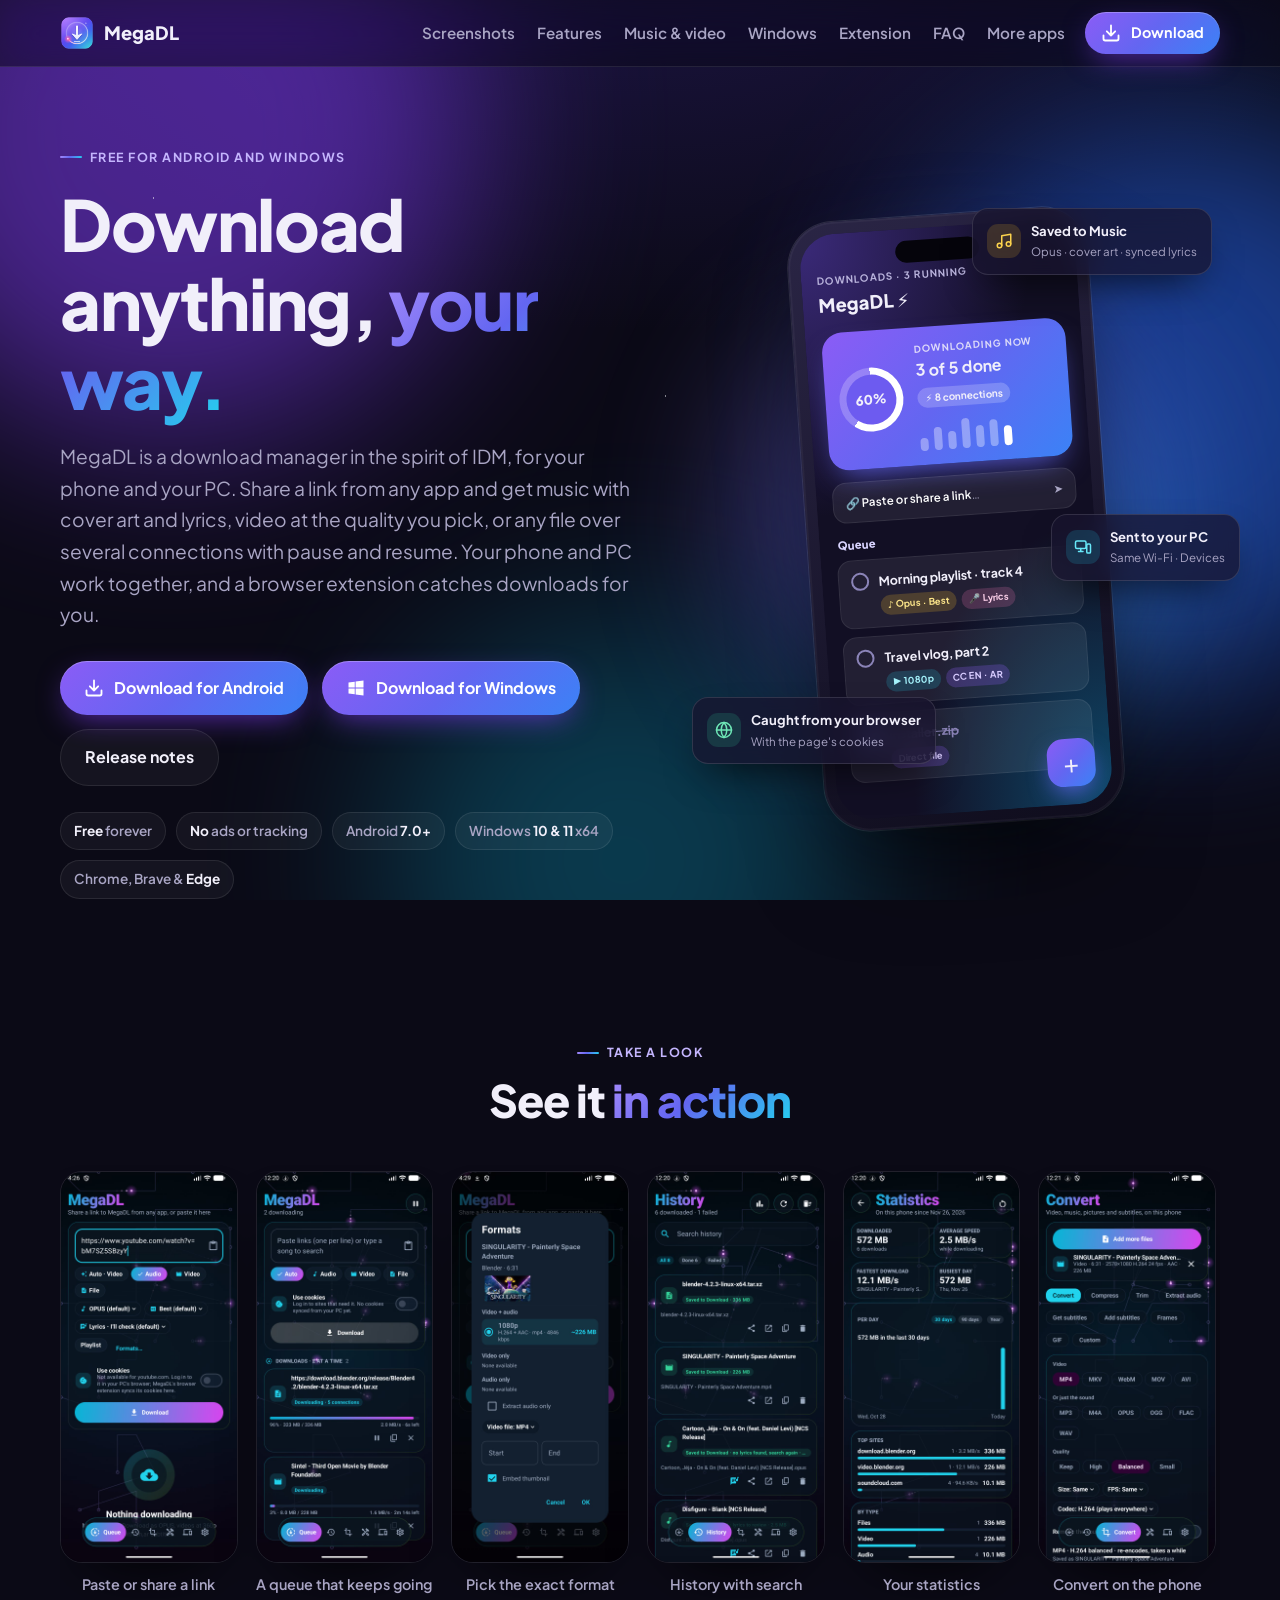
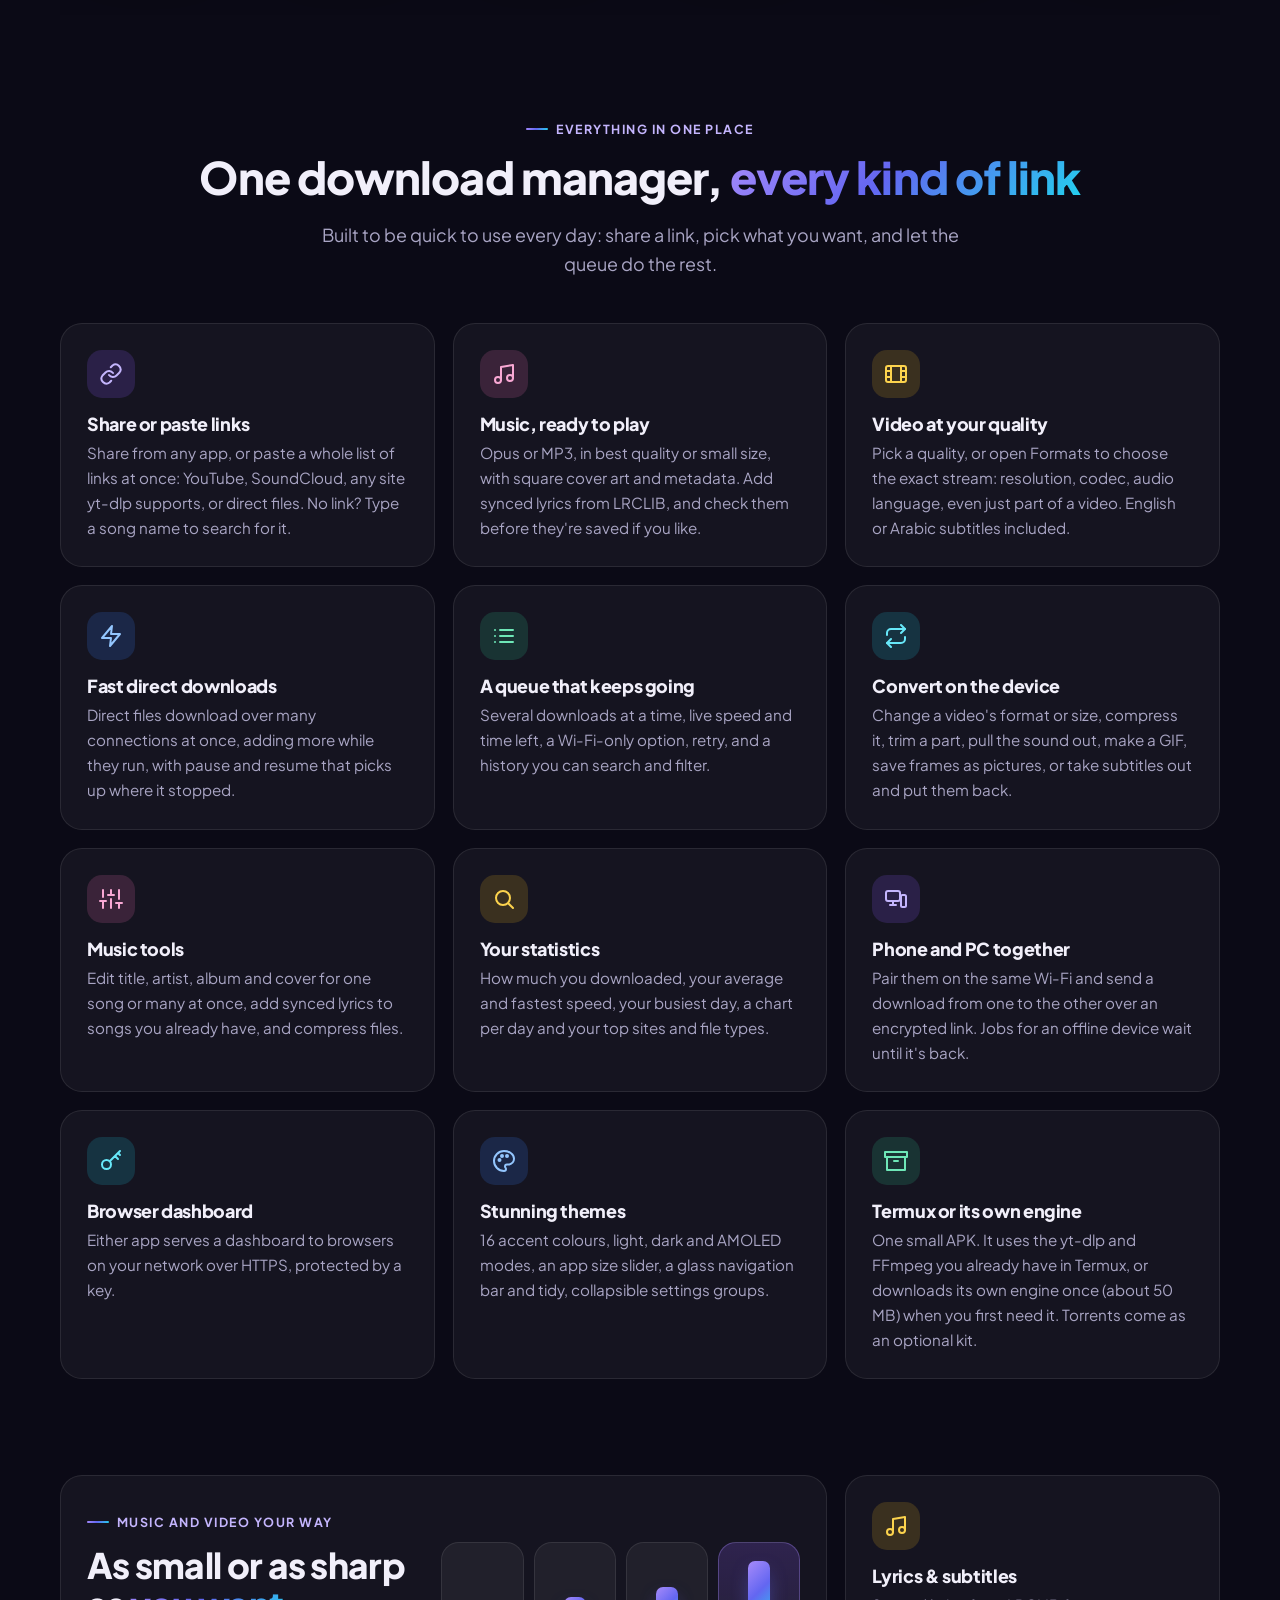
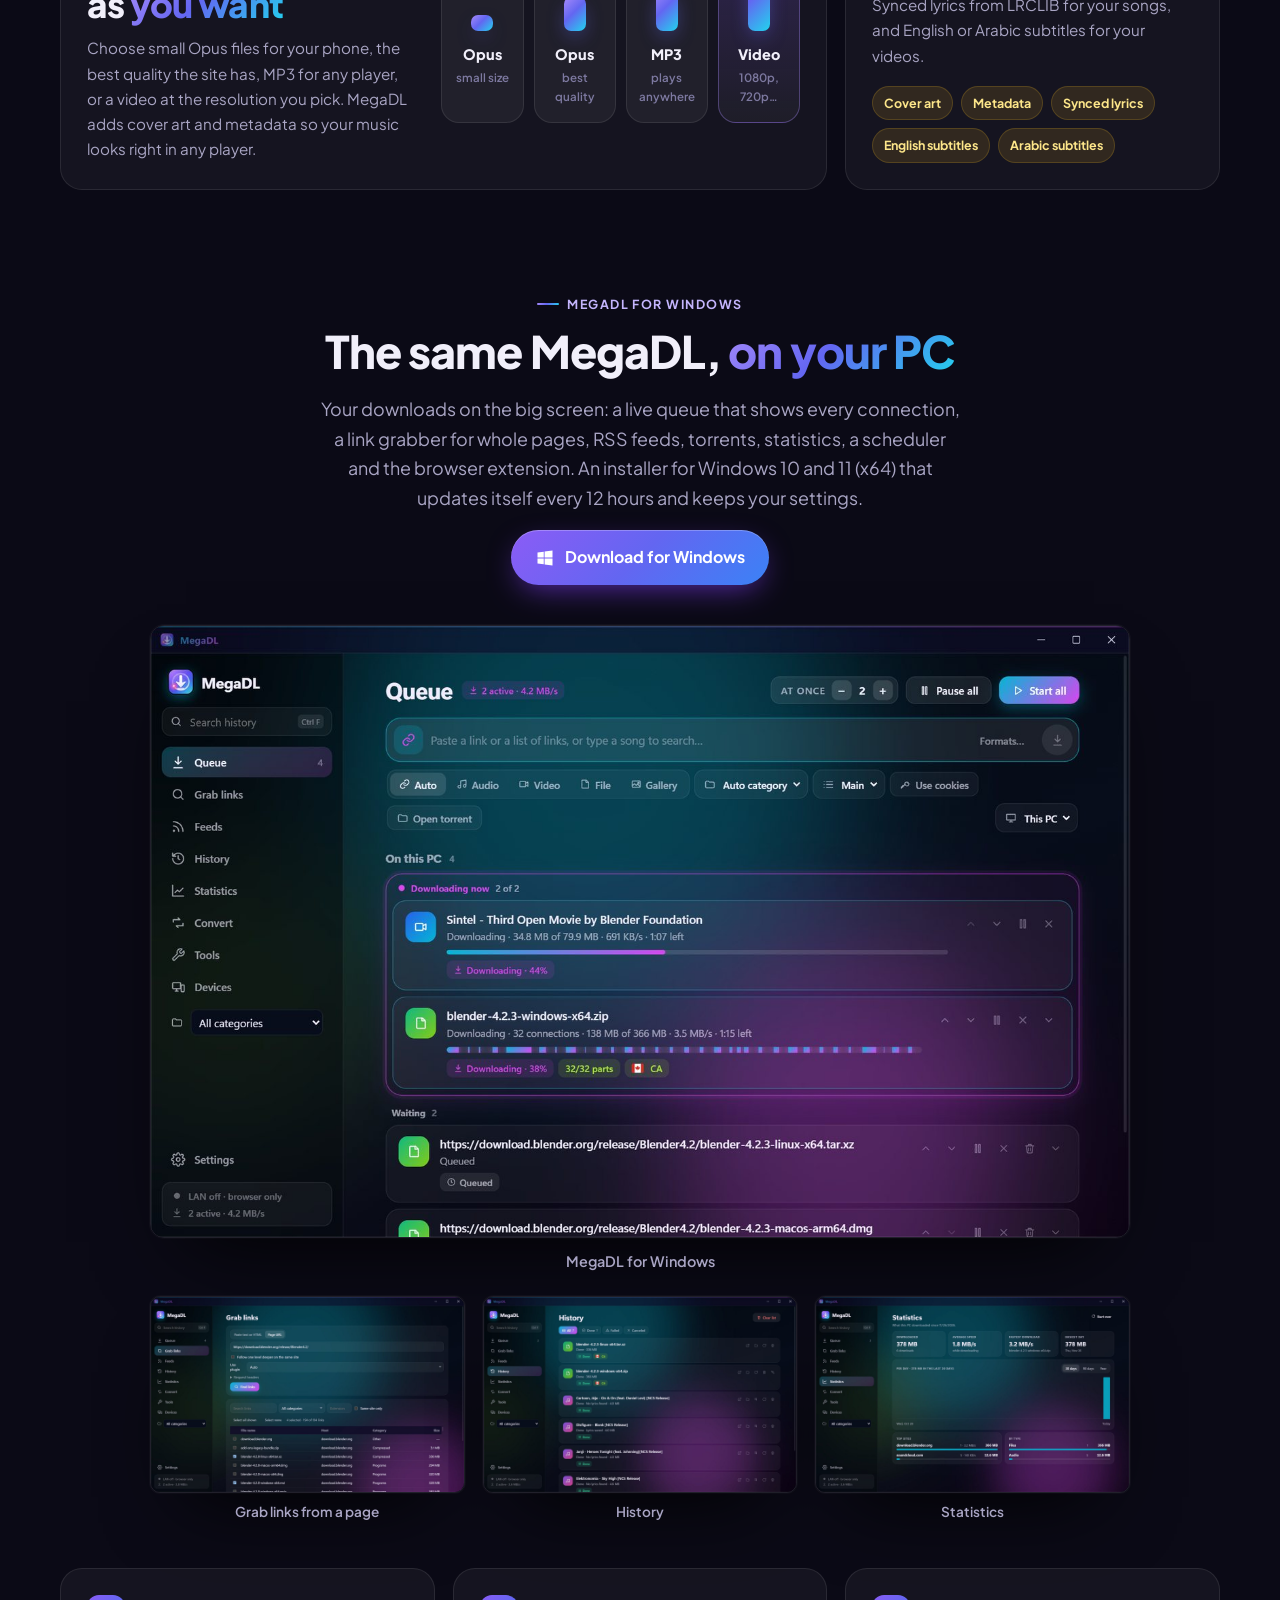
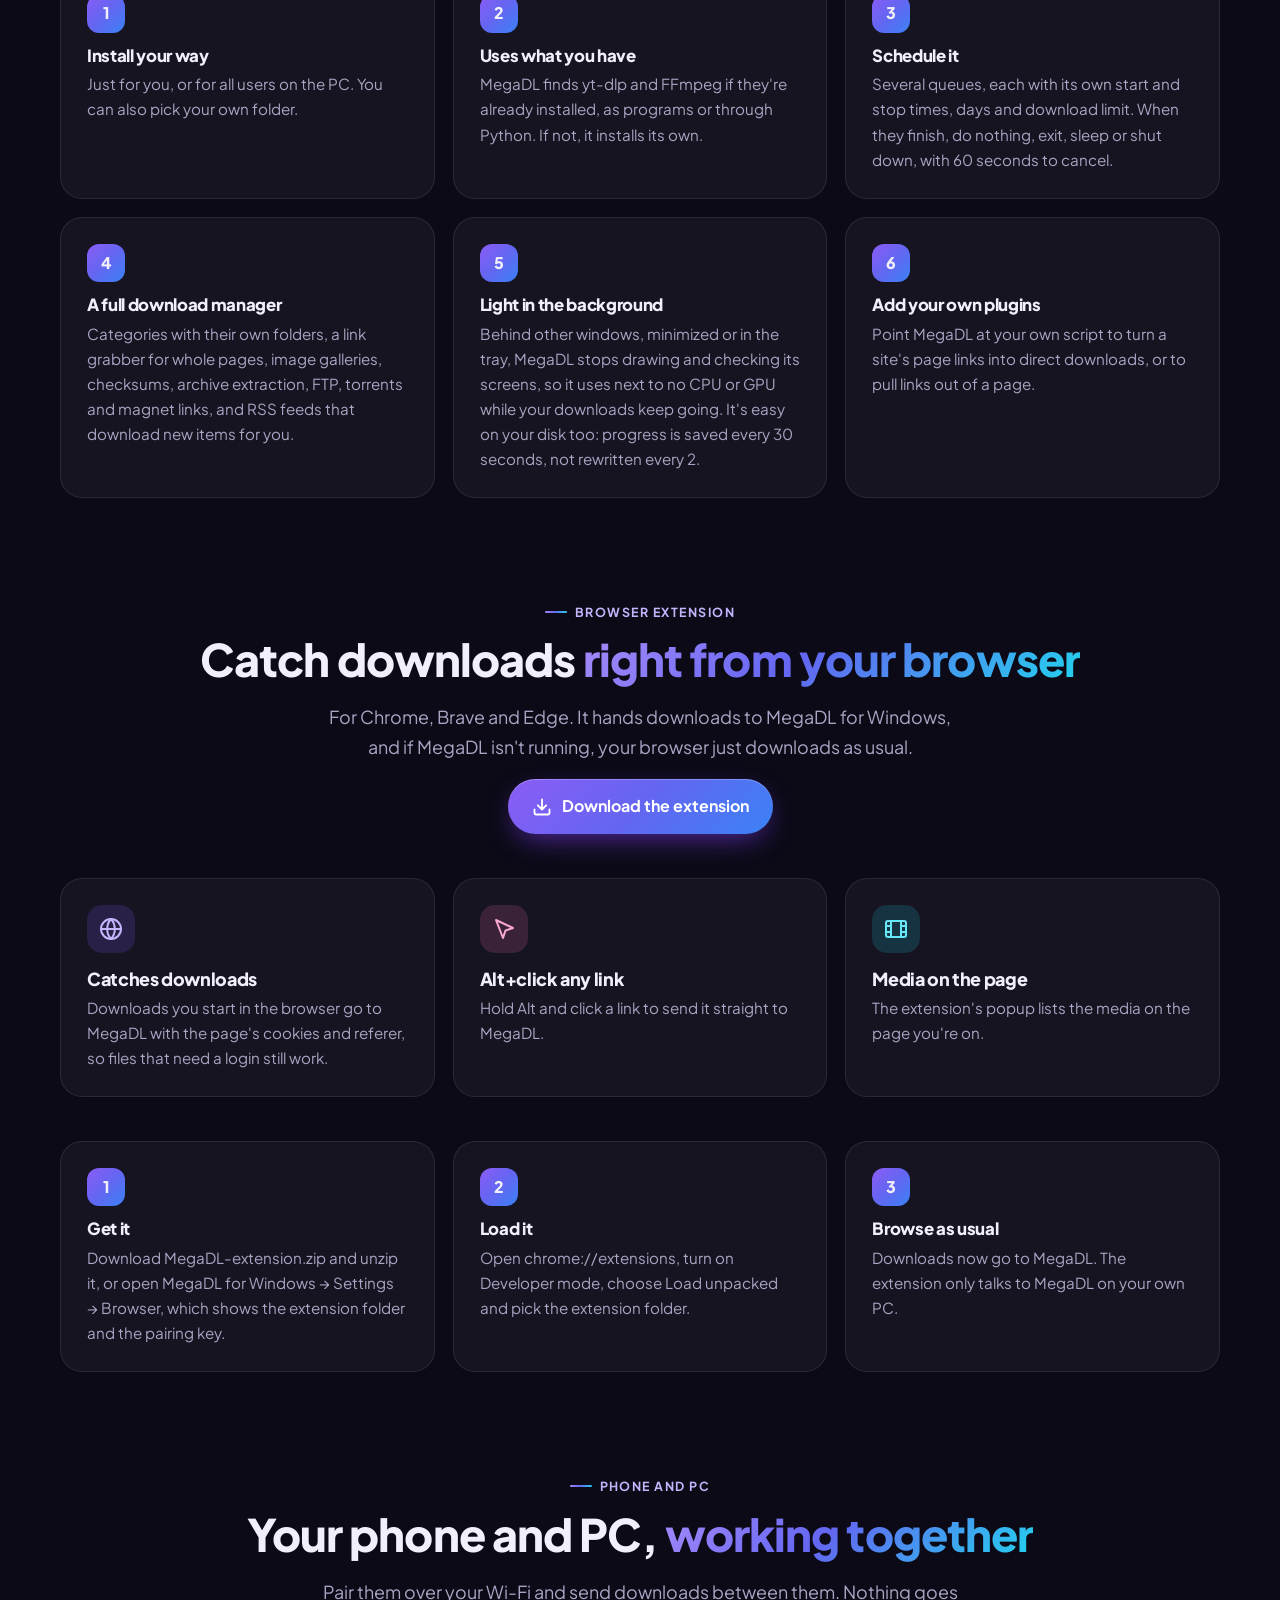
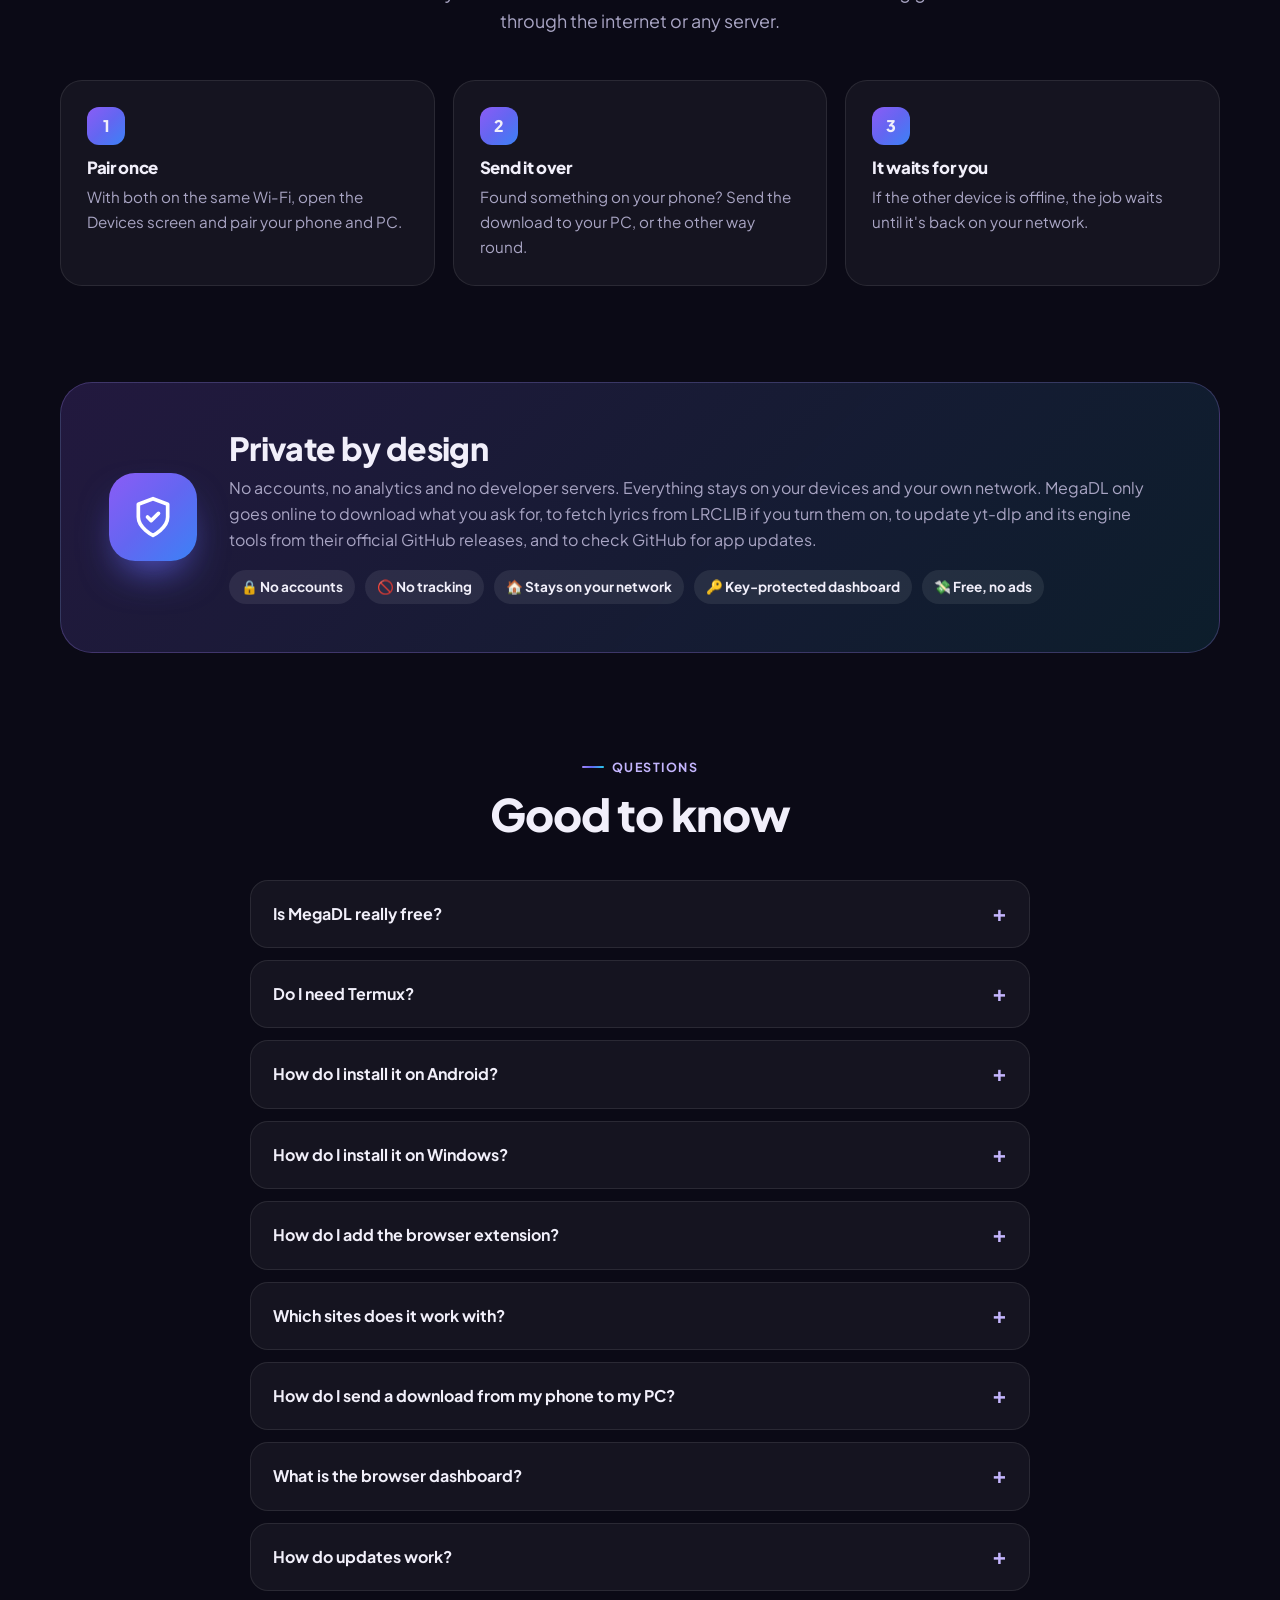
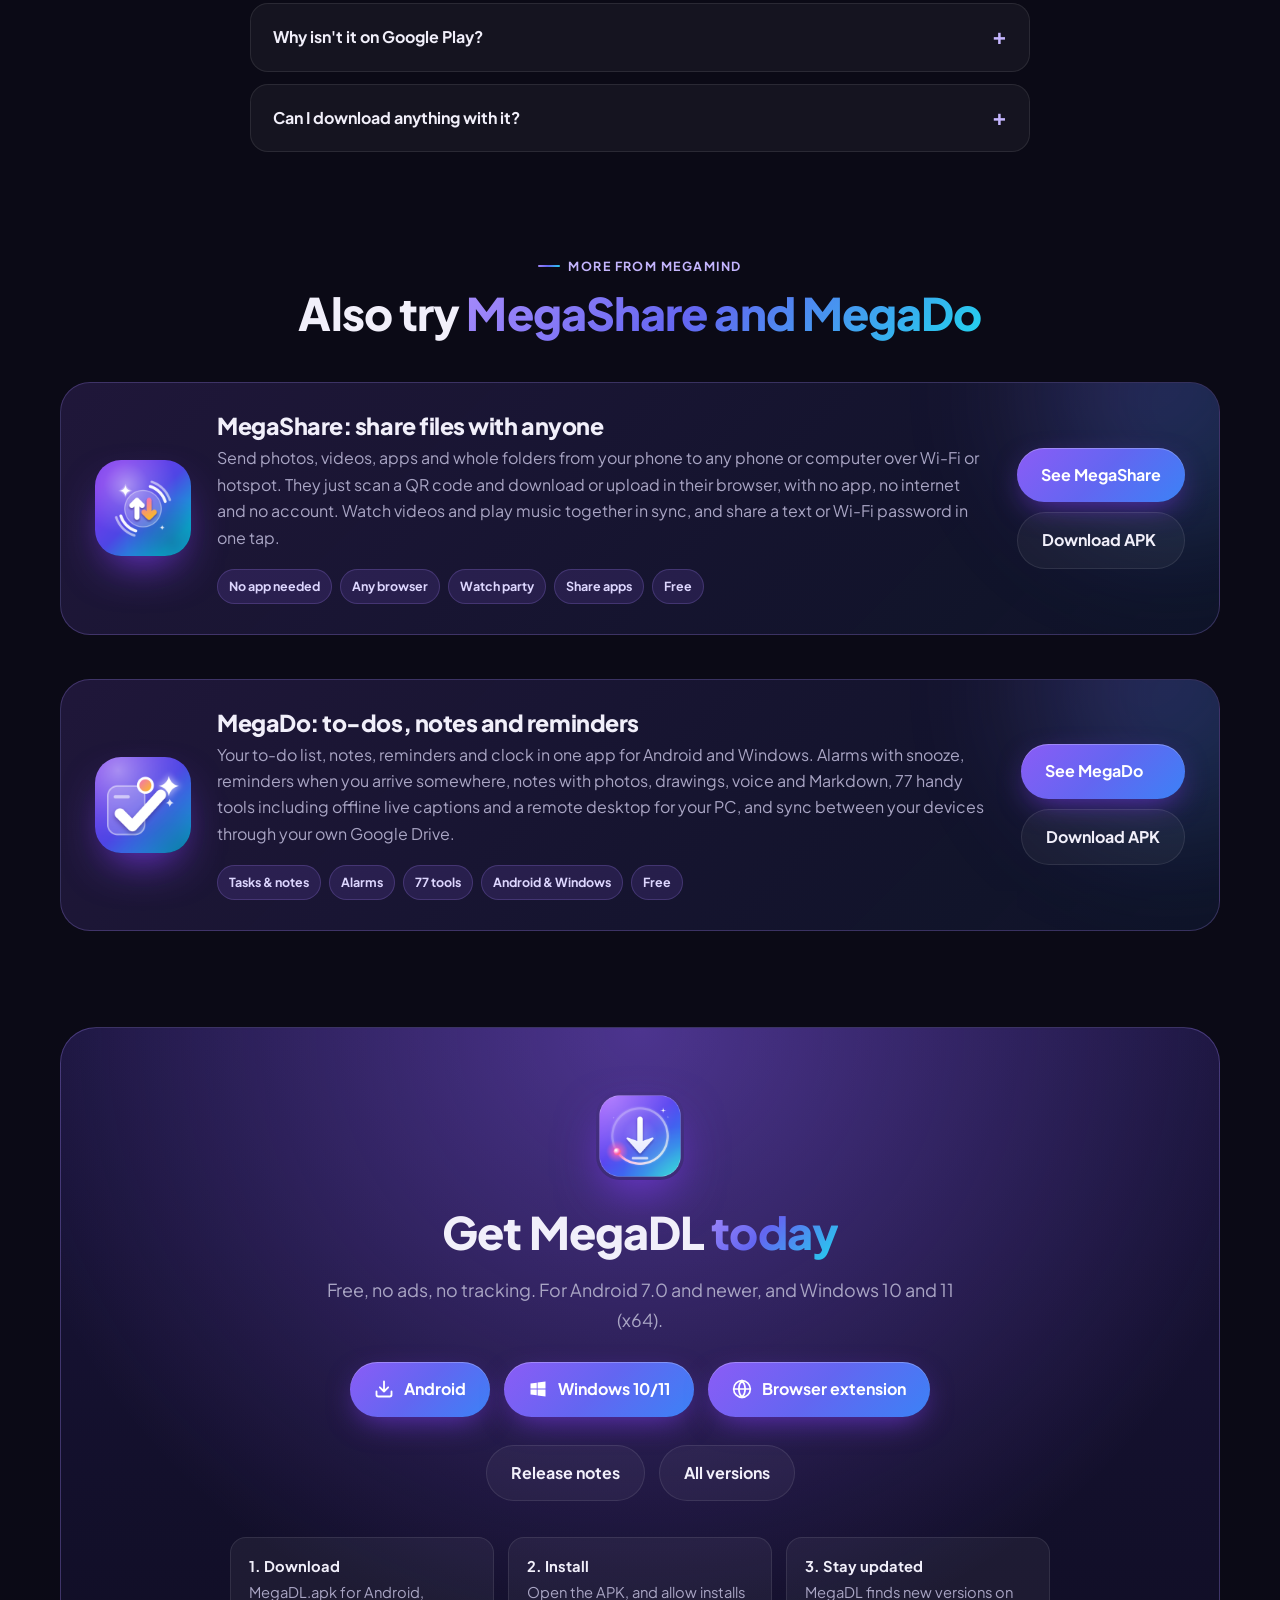
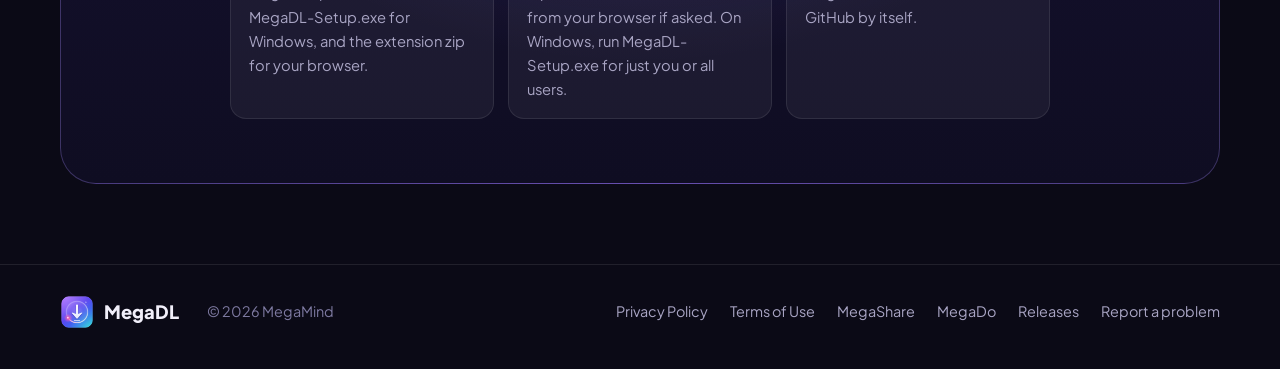
<file: index.html>
<!doctype html>
<html lang="en">
<head>
<meta charset="utf-8">
<meta name="viewport" content="width=device-width, initial-scale=1">
<title>MegaDL: Download manager for Android and Windows, music, video and files (free)</title>
<meta name="description" content="MegaDL is a free IDM-style download manager for Android and Windows. Share or paste a link from YouTube, SoundCloud or any yt-dlp site: music as Opus or MP3 with cover art and synced lyrics, video at the quality you pick with subtitles, and direct files over several connections with pause and resume. Pair your phone and PC, and catch downloads from Chrome, Brave and Edge. Download the APK or the Windows installer.">
<meta name="keywords" content="MegaDL, download manager, IDM for Android, Android download manager, Windows download manager, yt-dlp app, YouTube downloader, SoundCloud downloader, music downloader, Opus, MP3, cover art, synced lyrics, LRCLIB, video downloader, subtitles, pause resume downloads, multi-connection download, browser extension, Chrome download manager, Brave, Edge, Termux, APK download, IDM alternative, free download manager, download accelerator, link grabber, torrent downloader, magnet links, RSS downloader, video converter, compress video, trim video, extract audio, music tag editor, synced lyrics, LRC, download statistics">
<link rel="canonical" href="https://megamind2999.github.io/MegaDLAPK/">
<link rel="icon" href="icon.png">
<link rel="apple-touch-icon" href="icon.png">
<meta name="theme-color" content="#0b0a16">
<link rel="alternate" type="text/plain" title="MegaDL for AI agents (llms.txt)" href="llms.txt">
<meta name="robots" content="index, follow, max-image-preview:large, max-snippet:-1, max-video-preview:-1">
<meta name="author" content="MegaMind">
<meta name="application-name" content="MegaDL">

<meta property="og:type" content="website">
<meta property="og:site_name" content="MegaDL">
<meta property="og:locale" content="en_US">
<meta property="og:title" content="MegaDL: download manager for Android and Windows">
<meta property="og:description" content="Free download manager for Android and Windows: music with cover art and lyrics, video at your quality, fast direct files with pause and resume, phone and PC pairing, and a browser extension.">
<meta property="og:url" content="https://megamind2999.github.io/MegaDLAPK/">
<meta property="og:image" content="https://megamind2999.github.io/MegaDLAPK/icon.png">
<meta property="og:image:alt" content="MegaDL app icon">
<meta name="twitter:card" content="summary">
<meta name="twitter:title" content="MegaDL: download manager for Android and Windows">
<meta name="twitter:description" content="Free download manager: music with cover art and lyrics, video at your quality, fast direct files, phone and PC pairing, and a browser extension.">
<meta name="twitter:image" content="https://megamind2999.github.io/MegaDLAPK/icon.png">

<!-- Tells Google and AI agents what MegaDL is (app, features, screenshots, price, download). The FAQPage block below must match the FAQ section word for word: update both together. -->
<script type="application/ld+json">
{
 "@context": "https://schema.org",
 "@graph": [
  {
   "@type": "SoftwareApplication",
   "@id": "https://megamind2999.github.io/MegaDLAPK/#app",
   "name": "MegaDL",
   "description": "IDM-style download manager for Android and Windows: music as Opus or MP3 with cover art and synced lyrics, video at a chosen quality with subtitles, multi-connection direct downloads with pause and resume, phone and PC pairing on Wi-Fi, and a browser extension for Chrome, Brave and Edge.",
   "applicationCategory": "UtilitiesApplication",
   "operatingSystem": "Android 7.0 or later, Windows 10, Windows 11",
   "url": "https://megamind2999.github.io/MegaDLAPK/",
   "downloadUrl": "https://github.com/MegaMind2999/MegaDLAPK/releases/latest/download/MegaDL.apk",
   "installUrl": "https://github.com/MegaMind2999/MegaDLAPK/releases/latest",
   "image": "https://megamind2999.github.io/MegaDLAPK/icon.png",
   "screenshot": [
    {
     "@type": "ImageObject",
     "url": "https://megamind2999.github.io/MegaDLAPK/screenshots/add.jpg",
     "caption": "Paste or share a link"
    },
    {
     "@type": "ImageObject",
     "url": "https://megamind2999.github.io/MegaDLAPK/screenshots/queue.jpg",
     "caption": "A queue that keeps going"
    },
    {
     "@type": "ImageObject",
     "url": "https://megamind2999.github.io/MegaDLAPK/screenshots/formats.jpg",
     "caption": "Pick the exact format"
    },
    {
     "@type": "ImageObject",
     "url": "https://megamind2999.github.io/MegaDLAPK/screenshots/history.jpg",
     "caption": "History with search"
    },
    {
     "@type": "ImageObject",
     "url": "https://megamind2999.github.io/MegaDLAPK/screenshots/stats.jpg",
     "caption": "Your statistics"
    },
    {
     "@type": "ImageObject",
     "url": "https://megamind2999.github.io/MegaDLAPK/screenshots/convert.jpg",
     "caption": "Convert on the phone"
    },
    {
     "@type": "ImageObject",
     "url": "https://megamind2999.github.io/MegaDLAPK/screenshots/devices.jpg",
     "caption": "Phone and PC together"
    },
    {
     "@type": "ImageObject",
     "url": "https://megamind2999.github.io/MegaDLAPK/screenshots/settings.jpg",
     "caption": "Tidy settings"
    },
    {
     "@type": "ImageObject",
     "url": "https://megamind2999.github.io/MegaDLAPK/screenshots/themes.jpg",
     "caption": "Make it yours"
    },
    {
     "@type": "ImageObject",
     "url": "https://megamind2999.github.io/MegaDLAPK/screenshots/windows-queue.jpg",
     "caption": "MegaDL for Windows"
    },
    {
     "@type": "ImageObject",
     "url": "https://megamind2999.github.io/MegaDLAPK/screenshots/windows-grab.jpg",
     "caption": "Grab links from a page"
    },
    {
     "@type": "ImageObject",
     "url": "https://megamind2999.github.io/MegaDLAPK/screenshots/windows-history.jpg",
     "caption": "History"
    },
    {
     "@type": "ImageObject",
     "url": "https://megamind2999.github.io/MegaDLAPK/screenshots/windows-stats.jpg",
     "caption": "Statistics"
    }
   ],
   "isAccessibleForFree": true,
   "releaseNotes": "https://github.com/MegaMind2999/MegaDLAPK/releases",
   "offers": {
    "@type": "Offer",
    "price": "0",
    "priceCurrency": "USD"
   },
   "author": {
    "@id": "https://megamind2999.github.io/MegaDLAPK/#author"
   },
   "alternateName": "MegaDL APK",
   "featureList": [
    "Share or paste links: Share from any app, or paste a whole list of links at once: YouTube, SoundCloud, any site yt-dlp supports, or direct files. No link? Type a song name to search for it.",
    "Music, ready to play: Opus or MP3, in best quality or small size, with square cover art and metadata. Add synced lyrics from LRCLIB, and check them before they're saved if you like.",
    "Video at your quality: Pick a quality, or open Formats to choose the exact stream: resolution, codec, audio language, even just part of a video. English or Arabic subtitles included.",
    "Fast direct downloads: Direct files download over many connections at once, adding more while they run, with pause and resume that picks up where it stopped.",
    "A queue that keeps going: Several downloads at a time, live speed and time left, a Wi-Fi-only option, retry, and a history you can search and filter.",
    "Convert on the device: Change a video's format or size, compress it, trim a part, pull the sound out, make a GIF, save frames as pictures, or take subtitles out and put them back.",
    "Music tools: Edit title, artist, album and cover for one song or many at once, add synced lyrics to songs you already have, and compress files.",
    "Your statistics: How much you downloaded, your average and fastest speed, your busiest day, a chart per day and your top sites and file types.",
    "Phone and PC together: Pair them on the same Wi-Fi and send a download from one to the other over an encrypted link. Jobs for an offline device wait until it's back.",
    "Browser dashboard: Either app serves a dashboard to browsers on your network over HTTPS, protected by a key.",
    "Stunning themes: 16 accent colours, light, dark and AMOLED modes, an app size slider, a glass navigation bar and tidy, collapsible settings groups.",
    "Termux or its own engine: One small APK. It uses the yt-dlp and FFmpeg you already have in Termux, or downloads its own engine once (about 50 MB) when you first need it. Torrents come as an optional kit.",
    "Lyrics & subtitles: Synced lyrics from LRCLIB for your songs, and English or Arabic subtitles for your videos.",
    "Catches downloads: Downloads you start in the browser go to MegaDL with the page's cookies and referer, so files that need a login still work.",
    "Alt+click any link: Hold Alt and click a link to send it straight to MegaDL.",
    "Media on the page: The extension's popup lists the media on the page you're on."
   ],
   "publisher": {
    "@id": "https://megamind2999.github.io/MegaDLAPK/#author"
   }
  },
  {
   "@type": "Person",
   "@id": "https://megamind2999.github.io/MegaDLAPK/#author",
   "name": "MegaMind",
   "url": "https://github.com/MegaMind2999"
  },
  {
   "@type": "WebSite",
   "@id": "https://megamind2999.github.io/MegaDLAPK/#website",
   "name": "MegaDL",
   "url": "https://megamind2999.github.io/MegaDLAPK/",
   "inLanguage": "en",
   "publisher": {
    "@id": "https://megamind2999.github.io/MegaDLAPK/#author"
   },
   "about": {
    "@id": "https://megamind2999.github.io/MegaDLAPK/#app"
   }
  }
 ]
}
</script>
<script type="application/ld+json">
{
 "@context": "https://schema.org",
 "@type": "FAQPage",
 "mainEntity": [
  {
   "@type": "Question",
   "name": "Is MegaDL really free?",
   "acceptedAnswer": {
    "@type": "Answer",
    "text": "Yes. It's free, with no ads and no tracking."
   }
  },
  {
   "@type": "Question",
   "name": "Do I need Termux?",
   "acceptedAnswer": {
    "@type": "Answer",
    "text": "No. If you already have yt-dlp and FFmpeg in Termux, MegaDL can use them. Otherwise it downloads its own engine (Python, yt-dlp and FFmpeg, about 50 MB) once, from Settings → Engine or automatically with your first music or video download. Direct file downloads need neither."
   }
  },
  {
   "@type": "Question",
   "name": "How do I install it on Android?",
   "acceptedAnswer": {
    "@type": "Answer",
    "text": "Download the APK on your phone and open it. If Android asks, allow installing apps from your browser or file manager. If you use Termux, MegaDL also asks for permission to run commands in it."
   }
  },
  {
   "@type": "Question",
   "name": "How do I install it on Windows?",
   "acceptedAnswer": {
    "@type": "Answer",
    "text": "Download MegaDL-Setup.exe (Windows 10 and 11, x64) and run it. You can install it just for you or for all users, and choose the folder. MegaDL uses the yt-dlp and FFmpeg you already have (as programs or through Python), or installs its own."
   }
  },
  {
   "@type": "Question",
   "name": "How do I add the browser extension?",
   "acceptedAnswer": {
    "@type": "Answer",
    "text": "Download MegaDL-extension.zip and unzip it, or open MegaDL for Windows → Settings → Browser, which shows the extension folder and the pairing key. Then open chrome://extensions in Chrome, Brave or Edge, turn on Developer mode, choose Load unpacked and pick the folder. If MegaDL isn't running, your browser downloads files normally."
   }
  },
  {
   "@type": "Question",
   "name": "Which sites does it work with?",
   "acceptedAnswer": {
    "@type": "Answer",
    "text": "YouTube, SoundCloud and any other site yt-dlp supports, plus direct links to any file. You can also type a song name to search for it."
   }
  },
  {
   "@type": "Question",
   "name": "How do I send a download from my phone to my PC?",
   "acceptedAnswer": {
    "@type": "Answer",
    "text": "Put both on the same Wi-Fi and pair them from the Devices screen. After that you can send a download from either device to the other. If the other device is offline, the job waits until it's back on your network."
   }
  },
  {
   "@type": "Question",
   "name": "What is the browser dashboard?",
   "acceptedAnswer": {
    "@type": "Answer",
    "text": "MegaDL for Android and for Windows can each serve a dashboard that other devices on your network open in a browser. It's protected by a key, so only people you give the key to can use it."
   }
  },
  {
   "@type": "Question",
   "name": "How do updates work?",
   "acceptedAnswer": {
    "@type": "Answer",
    "text": "On Android, MegaDL checks GitHub for a new version once a day; you'll find it in Settings → Updates. On Windows it checks every 12 hours, installs updates quietly and keeps your settings."
   }
  },
  {
   "@type": "Question",
   "name": "Why isn't it on Google Play?",
   "acceptedAnswer": {
    "@type": "Answer",
    "text": "MegaDL is published directly as an APK on this site and its GitHub releases page."
   }
  },
  {
   "@type": "Question",
   "name": "Can I download anything with it?",
   "acceptedAnswer": {
    "@type": "Answer",
    "text": "MegaDL is a tool, like your browser. You're responsible for downloading only content you have the right to download. See the Terms of Use."
   }
  }
 ]
}
</script>

<link rel="preconnect" href="https://fonts.googleapis.com">
<link rel="preconnect" href="https://fonts.gstatic.com" crossorigin>
<link href="https://fonts.googleapis.com/css2?family=Plus+Jakarta+Sans:wght@400;500;600;700;800&display=swap" rel="stylesheet">
<link rel="stylesheet" href="style.css">
<script>document.documentElement.classList.add('js')</script>
</head>
<body>
<div class="aurora" aria-hidden="true"><span></span><span></span><span></span></div>
<div class="stars" aria-hidden="true"></div>

<!-- Icon sprite -->
<svg width="0" height="0" style="position:absolute" aria-hidden="true">
  <defs>
    <g id="i-link" fill="none" stroke="currentColor" stroke-width="2" stroke-linecap="round" stroke-linejoin="round"><path d="M10 13a5 5 0 0 0 7.5.5l3-3a5 5 0 0 0-7-7l-1.7 1.7"/><path d="M14 11a5 5 0 0 0-7.5-.5l-3 3a5 5 0 0 0 7 7l1.7-1.7"/></g>
    <g id="i-music" fill="none" stroke="currentColor" stroke-width="2" stroke-linecap="round" stroke-linejoin="round"><path d="M9 18V5l12-2v13"/><circle cx="6" cy="18" r="3"/><circle cx="18" cy="16" r="3"/></g>
    <g id="i-film" fill="none" stroke="currentColor" stroke-width="2" stroke-linecap="round" stroke-linejoin="round"><rect x="2" y="4" width="20" height="16" rx="2"/><path d="M7 4v16M17 4v16M2 9h5M2 15h5M17 9h5M17 15h5"/></g>
    <g id="i-search" fill="none" stroke="currentColor" stroke-width="2" stroke-linecap="round" stroke-linejoin="round"><circle cx="11" cy="11" r="7"/><path d="M21 21l-4.3-4.3"/></g>
    <g id="i-zap" fill="none" stroke="currentColor" stroke-width="2" stroke-linecap="round" stroke-linejoin="round"><path d="M13 2 3 14h9l-1 8 10-12h-9z"/></g>
    <g id="i-list" fill="none" stroke="currentColor" stroke-width="2" stroke-linecap="round" stroke-linejoin="round"><path d="M8 6h13M8 12h13M8 18h13M3 6h.01M3 12h.01M3 18h.01"/></g>
    <g id="i-devices" fill="none" stroke="currentColor" stroke-width="2" stroke-linecap="round" stroke-linejoin="round"><rect x="2" y="4" width="14" height="10" rx="2"/><path d="M6 18h6M9 14v4"/><rect x="17" y="8" width="5" height="12" rx="1.5"/></g>
    <g id="i-globe" fill="none" stroke="currentColor" stroke-width="2" stroke-linecap="round" stroke-linejoin="round"><circle cx="12" cy="12" r="10"/><path d="M2 12h20M12 2a15 15 0 0 1 0 20M12 2a15 15 0 0 0 0 20"/></g>
    <g id="i-sliders" fill="none" stroke="currentColor" stroke-width="2" stroke-linecap="round" stroke-linejoin="round"><path d="M4 21v-7M4 10V3M12 21v-9M12 8V3M20 21v-5M20 12V3M1 14h6M9 8h6M17 16h6"/></g>
    <g id="i-palette" fill="none" stroke="currentColor" stroke-width="2" stroke-linecap="round" stroke-linejoin="round"><path d="M12 2a10 10 0 0 0 0 20c1.1 0 2-.9 2-2 0-.5-.2-1-.5-1.3-.3-.4-.5-.8-.5-1.3 0-1.1.9-2 2-2h2.3A5.7 5.7 0 0 0 22 9.7C22 5.4 17.5 2 12 2z"/><circle cx="7.5" cy="11" r="1"/><circle cx="10" cy="7" r="1"/><circle cx="15" cy="7" r="1"/></g>
    <g id="i-repeat" fill="none" stroke="currentColor" stroke-width="2" stroke-linecap="round" stroke-linejoin="round"><path d="M17 1l4 4-4 4"/><path d="M3 11V9a4 4 0 0 1 4-4h14"/><path d="M7 23l-4-4 4-4"/><path d="M21 13v2a4 4 0 0 1-4 4H3"/></g>
    <g id="i-box" fill="none" stroke="currentColor" stroke-width="2" stroke-linecap="round" stroke-linejoin="round"><path d="M21 8v13H3V8M1 3h22v5H1zM10 12h4"/></g>
    <g id="i-shield" fill="none" stroke="currentColor" stroke-width="2" stroke-linecap="round" stroke-linejoin="round"><path d="M12 22s8-4 8-10V5l-8-3-8 3v7c0 6 8 10 8 10z"/><path d="M9 12l2 2 4-4"/></g>
    <g id="i-cursor" fill="none" stroke="currentColor" stroke-width="2" stroke-linecap="round" stroke-linejoin="round"><path d="M4 3l7 18 2.5-7.5L21 11z"/></g>
    <g id="i-key" fill="none" stroke="currentColor" stroke-width="2" stroke-linecap="round" stroke-linejoin="round"><circle cx="7.5" cy="15.5" r="4.5"/><path d="M10.7 12.3 21 2M16 7l3 3M19 4l2 2"/></g>
    <g id="i-win" fill="currentColor"><path d="M3 5.5 10.5 4.4v7.1H3zM11.5 4.3 21 3v8.5h-9.5zM3 12.5h7.5v7.1L3 18.5zM11.5 12.5H21V21l-9.5-1.3z"/></g>
    <g id="i-down" fill="none" stroke="currentColor" stroke-width="2.2" stroke-linecap="round" stroke-linejoin="round"><path d="M21 15v4a2 2 0 0 1-2 2H5a2 2 0 0 1-2-2v-4M7 10l5 5 5-5M12 15V3"/></g>
  </defs>
</svg>

<header class="topbar">
  <div class="wrap">
    <a class="brand" href="./"><img src="icon.png" alt="" width="34" height="34">MegaDL</a>
    <nav class="links"><a href="#screenshots">Screenshots</a><a href="#features">Features</a><a href="#media">Music &amp; video</a><a href="#windows">Windows</a><a href="#extension">Extension</a><a href="#faq">FAQ</a><a href="#more">More apps</a></nav>
    <a class="btn" href="#download"><svg viewBox="0 0 24 24"><use href="#i-down"/></svg>Download</a>
  </div>
</header>

<main>
<div class="wrap">

  <section class="hero" aria-labelledby="title">
    <div>
      <span class="eyebrow">Free for Android and Windows</span>
      <h1 id="title">Download anything, <span class="grad-text">your way.</span></h1>
      <p class="lead">MegaDL is a download manager in the spirit of IDM, for your phone and your PC. Share a link from any app and get music with cover art and lyrics, video at the quality you pick, or any file over several connections with pause and resume. Your phone and PC work together, and a browser extension catches downloads for you.</p>
      <div class="actions">
        <a class="btn" href="https://github.com/MegaMind2999/MegaDLAPK/releases/latest/download/MegaDL.apk"><svg viewBox="0 0 24 24"><use href="#i-down"/></svg>Download for Android</a>
        <a class="btn" href="https://github.com/MegaMind2999/MegaDLAPK/releases/latest/download/MegaDL-Setup.exe"><svg viewBox="0 0 24 24"><use href="#i-win"/></svg>Download for Windows</a>
        <a class="btn ghost" href="https://github.com/MegaMind2999/MegaDLAPK/releases/latest">Release notes</a>
      </div>
      <div class="pills">
        <span class="pill"><b>Free</b> forever</span>
        <span class="pill"><b>No</b> ads or tracking</span>
        <span class="pill">Android <b>7.0+</b></span>
        <span class="pill">Windows <b>10 &amp; 11</b> x64</span>
        <span class="pill">Chrome, Brave &amp; <b>Edge</b></span>
      </div>
    </div>

    <div class="stage" aria-hidden="true">
      <div class="glow"></div>
      <div class="phone">
        <div class="screen">
          <div class="notch"></div>
          <div class="app-date">Downloads · 3 running</div>
          <div class="app-hello">MegaDL ⚡</div>
          <div class="hero-card">
            <div class="ring"></div>
            <div>
              <small>Downloading now</small>
              <strong>3 of 5 done</strong><br>
              <span class="streak">⚡ 8 connections</span>
              <div class="bars"><i style="height:40%"></i><i style="height:70%"></i><i style="height:55%"></i><i style="height:90%"></i><i style="height:65%"></i><i style="height:80%"></i><i class="on" style="height:60%"></i></div>
            </div>
          </div>
          <div class="quick"><span>🔗 <b>Paste or share a link</b>…</span><span>➤</span></div>
          <div class="section-label">Queue</div>
          <div class="task">
            <div class="check"></div>
            <div><p>Morning playlist · track 4</p><div class="chips"><span class="chip a">♪ Opus · Best</span><span class="chip r">🎤 Lyrics</span></div></div>
          </div>
          <div class="task">
            <div class="check"></div>
            <div><p>Travel vlog, part 2</p><div class="chips"><span class="chip l">▶ 1080p</span><span class="chip">CC EN · AR</span></div></div>
          </div>
          <div class="task done">
            <div class="check done"></div>
            <div><p>installer.zip</p><div class="chips"><span class="chip">Direct file</span></div></div>
          </div>
          <div class="fab">+</div>
        </div>
      </div>
      <div class="float-card fc-1"><div class="ico i-amber"><svg viewBox="0 0 24 24"><use href="#i-music"/></svg></div><div><b>Saved to Music</b><span>Opus · cover art · synced lyrics</span></div></div>
      <div class="float-card fc-2"><div class="ico i-cyan"><svg viewBox="0 0 24 24"><use href="#i-devices"/></svg></div><div><b>Sent to your PC</b><span>Same Wi-Fi · Devices</span></div></div>
      <div class="float-card fc-3"><div class="ico i-green"><svg viewBox="0 0 24 24"><use href="#i-globe"/></svg></div><div><b>Caught from your browser</b><span>With the page's cookies</span></div></div>
    </div>
  </section>

  <section id="screenshots" class="center reveal">
    <span class="eyebrow">Take a look</span>
    <h2>See it <span class="grad-text">in action</span></h2>
    <div class="shots">
      <figure><img src="screenshots/add.jpg" alt="MegaDL add card with a link pasted, Audio picked, OPUS at best quality and synced lyrics" loading="lazy"><figcaption>Paste or share a link</figcaption></figure>
      <figure><img src="screenshots/queue.jpg" alt="Queue with a direct file downloading over 5 connections and a 1080p video downloading, with speed and time left" loading="lazy"><figcaption>A queue that keeps going</figcaption></figure>
      <figure><img src="screenshots/formats.jpg" alt="Formats dialog for a video: 1080p H.264 with AAC, video file type, start and end time, embed thumbnail" loading="lazy"><figcaption>Pick the exact format</figcaption></figure>
      <figure><img src="screenshots/history.jpg" alt="History with search and filters: a direct file, a video and songs saved to Download" loading="lazy"><figcaption>History with search</figcaption></figure>
      <figure><img src="screenshots/stats.jpg" alt="Statistics: total downloaded, average and fastest speed, busiest day, a chart per day, top sites and types" loading="lazy"><figcaption>Your statistics</figcaption></figure>
      <figure><img src="screenshots/convert.jpg" alt="Convert tab with a video picked: convert, compress, trim, extract audio, subtitles, frames and GIF, with formats and quality" loading="lazy"><figcaption>Convert on the phone</figcaption></figure>
      <figure><img src="screenshots/devices.jpg" alt="Devices tab: this phone's pairing code, its browser dashboard, and pairing another device" loading="lazy"><figcaption>Phone and PC together</figcaption></figure>
      <figure><img src="screenshots/settings.jpg" alt="Settings in collapsible groups: appearance, downloads, media defaults, engine and torrents" loading="lazy"><figcaption>Tidy settings</figcaption></figure>
      <figure><img src="screenshots/themes.jpg" alt="Appearance settings: theme, AMOLED black, app size and 16 accent colours" loading="lazy"><figcaption>Make it yours</figcaption></figure>
    </div>
  </section>

  <section id="features" class="center reveal">
    <span class="eyebrow">Everything in one place</span>
    <h2>One download manager, <span class="grad-text">every kind of link</span></h2>
    <p class="lead">Built to be quick to use every day: share a link, pick what you want, and let the queue do the rest.</p>
  </section>
  <div class="features">
    <div class="feature reveal"><div class="ico i-violet"><svg viewBox="0 0 24 24"><use href="#i-link"/></svg></div><h3>Share or paste links</h3><p>Share from any app, or paste a whole list of links at once: YouTube, SoundCloud, any site yt-dlp supports, or direct files. No link? Type a song name to search for it.</p></div>
    <div class="feature reveal"><div class="ico i-pink"><svg viewBox="0 0 24 24"><use href="#i-music"/></svg></div><h3>Music, ready to play</h3><p>Opus or MP3, in best quality or small size, with square cover art and metadata. Add synced lyrics from LRCLIB, and check them before they're saved if you like.</p></div>
    <div class="feature reveal"><div class="ico i-amber"><svg viewBox="0 0 24 24"><use href="#i-film"/></svg></div><h3>Video at your quality</h3><p>Pick a quality, or open Formats to choose the exact stream: resolution, codec, audio language, even just part of a video. English or Arabic subtitles included.</p></div>
    <div class="feature reveal"><div class="ico i-blue"><svg viewBox="0 0 24 24"><use href="#i-zap"/></svg></div><h3>Fast direct downloads</h3><p>Direct files download over many connections at once, adding more while they run, with pause and resume that picks up where it stopped.</p></div>
    <div class="feature reveal"><div class="ico i-green"><svg viewBox="0 0 24 24"><use href="#i-list"/></svg></div><h3>A queue that keeps going</h3><p>Several downloads at a time, live speed and time left, a Wi-Fi-only option, retry, and a history you can search and filter.</p></div>
    <div class="feature reveal"><div class="ico i-cyan"><svg viewBox="0 0 24 24"><use href="#i-repeat"/></svg></div><h3>Convert on the device</h3><p>Change a video's format or size, compress it, trim a part, pull the sound out, make a GIF, save frames as pictures, or take subtitles out and put them back.</p></div>
    <div class="feature reveal"><div class="ico i-pink"><svg viewBox="0 0 24 24"><use href="#i-sliders"/></svg></div><h3>Music tools</h3><p>Edit title, artist, album and cover for one song or many at once, add synced lyrics to songs you already have, and compress files.</p></div>
    <div class="feature reveal"><div class="ico i-amber"><svg viewBox="0 0 24 24"><use href="#i-search"/></svg></div><h3>Your statistics</h3><p>How much you downloaded, your average and fastest speed, your busiest day, a chart per day and your top sites and file types.</p></div>
    <div class="feature reveal"><div class="ico i-violet"><svg viewBox="0 0 24 24"><use href="#i-devices"/></svg></div><h3>Phone and PC together</h3><p>Pair them on the same Wi-Fi and send a download from one to the other over an encrypted link. Jobs for an offline device wait until it's back.</p></div>
    <div class="feature reveal"><div class="ico i-cyan"><svg viewBox="0 0 24 24"><use href="#i-key"/></svg></div><h3>Browser dashboard</h3><p>Either app serves a dashboard to browsers on your network over HTTPS, protected by a key.</p></div>
    <div class="feature reveal"><div class="ico i-blue"><svg viewBox="0 0 24 24"><use href="#i-palette"/></svg></div><h3>Stunning themes</h3><p>16 accent colours, light, dark and AMOLED modes, an app size slider, a glass navigation bar and tidy, collapsible settings groups.</p></div>
    <div class="feature reveal"><div class="ico i-green"><svg viewBox="0 0 24 24"><use href="#i-box"/></svg></div><h3>Termux or its own engine</h3><p>One small APK. It uses the yt-dlp and FFmpeg you already have in Termux, or downloads its own engine once (about 50 MB) when you first need it. Torrents come as an optional kit.</p></div>
  </div>

  <section id="media" class="reveal">
    <div class="features" style="margin-top:0">
      <div class="feature big">
        <div>
          <span class="eyebrow">Music and video your way</span>
          <h2 style="font-size:clamp(1.6rem,3vw,2.2rem)">As small or as sharp as <span class="grad-text">you want</span></h2>
          <p style="margin-top:12px">Choose small Opus files for your phone, the best quality the site has, MP3 for any player, or a video at the resolution you pick. MegaDL adds cover art and metadata so your music looks right in any player.</p>
        </div>
        <div class="levels">
          <div class="level"><div class="meter"><i style="height:22%"></i></div>Opus<span>small size</span></div>
          <div class="level"><div class="meter"><i style="height:48%"></i></div>Opus<span>best quality</span></div>
          <div class="level"><div class="meter"><i style="height:62%"></i></div>MP3<span>plays anywhere</span></div>
          <div class="level hot"><div class="meter"><i style="height:100%"></i></div>Video<span>1080p, 720p…</span></div>
        </div>
      </div>
      <div class="feature"><div class="ico i-amber"><svg viewBox="0 0 24 24"><use href="#i-music"/></svg></div><h3>Lyrics &amp; subtitles</h3><p>Synced lyrics from LRCLIB for your songs, and English or Arabic subtitles for your videos.</p>
        <div class="tags"><span>Cover art</span><span>Metadata</span><span>Synced lyrics</span><span>English subtitles</span><span>Arabic subtitles</span></div></div>
    </div>
  </section>

  <section id="windows" class="center reveal">
    <span class="eyebrow">MegaDL for Windows</span>
    <h2>The same MegaDL, <span class="grad-text">on your PC</span></h2>
    <p class="lead">Your downloads on the big screen: a live queue that shows every connection, a link grabber for whole pages, RSS feeds, torrents, statistics, a scheduler and the browser extension. An installer for Windows 10 and 11 (x64) that updates itself every 12 hours and keeps your settings.</p>
    <div class="actions" style="justify-content:center">
      <a class="btn" href="https://github.com/MegaMind2999/MegaDLAPK/releases/latest/download/MegaDL-Setup.exe"><svg viewBox="0 0 24 24"><use href="#i-win"/></svg>Download for Windows</a>
    </div>
  </section>
  <figure class="desk-shot reveal"><img src="screenshots/windows-queue.jpg" alt="MegaDL for Windows: the queue with a 1080p video and a direct file downloading over 32 connections, each part shown on its progress bar, and two more waiting" width="1440" height="900" loading="lazy"><figcaption>MegaDL for Windows</figcaption></figure>
  <div class="desk-grid">
    <figure class="desk-shot reveal"><img src="screenshots/windows-grab.jpg" alt="Grab links: every file linked from a page with its type and size, ready to pick and download" width="1440" height="900" loading="lazy"><figcaption>Grab links from a page</figcaption></figure>
    <figure class="desk-shot reveal"><img src="screenshots/windows-history.jpg" alt="History on Windows: finished downloads with open, folder, lyrics and retry buttons" width="1440" height="900" loading="lazy"><figcaption>History</figcaption></figure>
    <figure class="desk-shot reveal"><img src="screenshots/windows-stats.jpg" alt="Statistics on Windows: downloaded, average and fastest speed, busiest day, a chart per day, top sites and types" width="1440" height="900" loading="lazy"><figcaption>Statistics</figcaption></figure>
  </div>
  <div class="steps">
    <div class="step reveal"><h3>Install your way</h3><p>Just for you, or for all users on the PC. You can also pick your own folder.</p></div>
    <div class="step reveal"><h3>Uses what you have</h3><p>MegaDL finds yt-dlp and FFmpeg if they're already installed, as programs or through Python. If not, it installs its own.</p></div>
    <div class="step reveal"><h3>Schedule it</h3><p>Several queues, each with its own start and stop times, days and download limit. When they finish, do nothing, exit, sleep or shut down, with 60 seconds to cancel.</p></div>
    <div class="step reveal"><h3>A full download manager</h3><p>Categories with their own folders, a link grabber for whole pages, image galleries, checksums, archive extraction, FTP, torrents and magnet links, and RSS feeds that download new items for you.</p></div>
    <div class="step reveal"><h3>Light in the background</h3><p>Behind other windows, minimized or in the tray, MegaDL stops drawing and checking its screens, so it uses next to no CPU or GPU while your downloads keep going. It's easy on your disk too: progress is saved every 30 seconds, not rewritten every 2.</p></div>
    <div class="step reveal"><h3>Add your own plugins</h3><p>Point MegaDL at your own script to turn a site's page links into direct downloads, or to pull links out of a page.</p></div>
  </div>

  <section id="extension" class="center reveal">
    <span class="eyebrow">Browser extension</span>
    <h2>Catch downloads <span class="grad-text">right from your browser</span></h2>
    <p class="lead">For Chrome, Brave and Edge. It hands downloads to MegaDL for Windows, and if MegaDL isn't running, your browser just downloads as usual.</p>
    <div class="actions" style="justify-content:center">
      <a class="btn" href="https://github.com/MegaMind2999/MegaDLAPK/releases/latest/download/MegaDL-extension.zip"><svg viewBox="0 0 24 24"><use href="#i-down"/></svg>Download the extension</a>
    </div>
  </section>
  <div class="features">
    <div class="feature reveal"><div class="ico i-violet"><svg viewBox="0 0 24 24"><use href="#i-globe"/></svg></div><h3>Catches downloads</h3><p>Downloads you start in the browser go to MegaDL with the page's cookies and referer, so files that need a login still work.</p></div>
    <div class="feature reveal"><div class="ico i-pink"><svg viewBox="0 0 24 24"><use href="#i-cursor"/></svg></div><h3>Alt+click any link</h3><p>Hold Alt and click a link to send it straight to MegaDL.</p></div>
    <div class="feature reveal"><div class="ico i-cyan"><svg viewBox="0 0 24 24"><use href="#i-film"/></svg></div><h3>Media on the page</h3><p>The extension's popup lists the media on the page you're on.</p></div>
  </div>
  <div class="steps">
    <div class="step reveal"><h3>Get it</h3><p>Download MegaDL-extension.zip and unzip it, or open MegaDL for Windows → Settings → Browser, which shows the extension folder and the pairing key.</p></div>
    <div class="step reveal"><h3>Load it</h3><p>Open chrome://extensions, turn on Developer mode, choose Load unpacked and pick the extension folder.</p></div>
    <div class="step reveal"><h3>Browse as usual</h3><p>Downloads now go to MegaDL. The extension only talks to MegaDL on your own PC.</p></div>
  </div>

  <section id="devices" class="center reveal">
    <span class="eyebrow">Phone and PC</span>
    <h2>Your phone and PC, <span class="grad-text">working together</span></h2>
    <p class="lead">Pair them over your Wi-Fi and send downloads between them. Nothing goes through the internet or any server.</p>
  </section>
  <div class="steps">
    <div class="step reveal"><h3>Pair once</h3><p>With both on the same Wi-Fi, open the Devices screen and pair your phone and PC.</p></div>
    <div class="step reveal"><h3>Send it over</h3><p>Found something on your phone? Send the download to your PC, or the other way round.</p></div>
    <div class="step reveal"><h3>It waits for you</h3><p>If the other device is offline, the job waits until it's back on your network.</p></div>
  </div>

  <div class="band reveal">
    <div class="shield"><svg viewBox="0 0 24 24"><use href="#i-shield"/></svg></div>
    <div>
      <h2>Private by design</h2>
      <p>No accounts, no analytics and no developer servers. Everything stays on your devices and your own network. MegaDL only goes online to download what you ask for, to fetch lyrics from LRCLIB if you turn them on, to update yt-dlp and its engine tools from their official GitHub releases, and to check GitHub for app updates.</p>
      <ul><li>🔒 No accounts</li><li>🚫 No tracking</li><li>🏠 Stays on your network</li><li>🔑 Key-protected dashboard</li><li>💸 Free, no ads</li></ul>
    </div>
  </div>


  <section id="faq" class="center reveal">
    <span class="eyebrow">Questions</span>
    <h2>Good to know</h2>
  </section>
  <div class="faq">
    <details><summary>Is MegaDL really free?</summary><p>Yes. It's free, with no ads and no tracking.</p></details>
    <details><summary>Do I need Termux?</summary><p>No. If you already have yt-dlp and FFmpeg in Termux, MegaDL can use them. Otherwise it downloads its own engine (Python, yt-dlp and FFmpeg, about 50 MB) once, from Settings → Engine or automatically with your first music or video download. Direct file downloads need neither.</p></details>
    <details><summary>How do I install it on Android?</summary><p>Download the APK on your phone and open it. If Android asks, allow installing apps from your browser or file manager. If you use Termux, MegaDL also asks for permission to run commands in it.</p></details>
    <details><summary>How do I install it on Windows?</summary><p><a href="https://github.com/MegaMind2999/MegaDLAPK/releases/latest/download/MegaDL-Setup.exe">Download MegaDL-Setup.exe</a> (Windows 10 and 11, x64) and run it. You can install it just for you or for all users, and choose the folder. MegaDL uses the yt-dlp and FFmpeg you already have (as programs or through Python), or installs its own.</p></details>
    <details><summary>How do I add the browser extension?</summary><p>Download <a href="https://github.com/MegaMind2999/MegaDLAPK/releases/latest/download/MegaDL-extension.zip">MegaDL-extension.zip</a> and unzip it, or open MegaDL for Windows → Settings → Browser, which shows the extension folder and the pairing key. Then open chrome://extensions in Chrome, Brave or Edge, turn on Developer mode, choose Load unpacked and pick the folder. If MegaDL isn't running, your browser downloads files normally.</p></details>
    <details><summary>Which sites does it work with?</summary><p>YouTube, SoundCloud and any other site yt-dlp supports, plus direct links to any file. You can also type a song name to search for it.</p></details>
    <details><summary>How do I send a download from my phone to my PC?</summary><p>Put both on the same Wi-Fi and pair them from the Devices screen. After that you can send a download from either device to the other. If the other device is offline, the job waits until it's back on your network.</p></details>
    <details><summary>What is the browser dashboard?</summary><p>MegaDL for Android and for Windows can each serve a dashboard that other devices on your network open in a browser. It's protected by a key, so only people you give the key to can use it.</p></details>
    <details><summary>How do updates work?</summary><p>On Android, MegaDL checks GitHub for a new version once a day; you'll find it in Settings → Updates. On Windows it checks every 12 hours, installs updates quietly and keeps your settings.</p></details>
    <details><summary>Why isn't it on Google Play?</summary><p>MegaDL is published directly as an APK on this site and its GitHub releases page.</p></details>
    <details><summary>Can I download anything with it?</summary><p>MegaDL is a tool, like your browser. You're responsible for downloading only content you have the right to download. See the <a href="terms.html">Terms of Use</a>.</p></details>
  </div>

  <section id="more" class="center reveal">
    <span class="eyebrow">More from MegaMind</span>
    <h2>Also try <span class="grad-text">MegaShare and MegaDo</span></h2>
  </section>
  <div class="promo reveal">
    <img src="megashare.png" alt="MegaShare app icon" width="96" height="96">
    <div>
      <h3>MegaShare: share files with anyone</h3>
      <p>Send photos, videos, apps and whole folders from your phone to any phone or computer over Wi-Fi or hotspot. They just scan a QR code and download or upload in their browser, with no app, no internet and no account. Watch videos and play music together in sync, and share a text or Wi-Fi password in one tap.</p>
      <div class="tags"><span>No app needed</span><span>Any browser</span><span>Watch party</span><span>Share apps</span><span>Free</span></div>
    </div>
    <div class="actions">
      <a class="btn" href="https://megamind2999.github.io/MegaShareApk/">See MegaShare</a>
      <a class="btn ghost" href="https://github.com/MegaMind2999/MegaShareApk/releases/latest/download/MegaShare.apk">Download APK</a>
    </div>
  </div>
  <div class="promo reveal">
    <img src="megado.png" alt="MegaDo app icon" width="96" height="96">
    <div>
      <h3>MegaDo: to-dos, notes and reminders</h3>
      <p>Your to-do list, notes, reminders and clock in one app for Android and Windows. Alarms with snooze, reminders when you arrive somewhere, notes with photos, drawings, voice and Markdown, 77 handy tools including offline live captions and a remote desktop for your PC, and sync between your devices through your own Google Drive.</p>
      <div class="tags"><span>Tasks &amp; notes</span><span>Alarms</span><span>77 tools</span><span>Android &amp; Windows</span><span>Free</span></div>
    </div>
    <div class="actions">
      <a class="btn" href="https://megamind2999.github.io/MegaDoApk/">See MegaDo</a>
      <a class="btn ghost" href="https://github.com/MegaMind2999/MegaDoApk/releases/latest/download/MegaDo.apk">Download APK</a>
    </div>
  </div>

  <section id="download" class="cta reveal">
    <img src="icon.png" alt="MegaDL app icon" width="88" height="88">
    <h2>Get MegaDL <span class="grad-text">today</span></h2>
    <p class="lead" style="margin-inline:auto">Free, no ads, no tracking. For Android 7.0 and newer, and Windows 10 and 11 (x64).</p>
    <div class="actions">
      <a class="btn" href="https://github.com/MegaMind2999/MegaDLAPK/releases/latest/download/MegaDL.apk"><svg viewBox="0 0 24 24"><use href="#i-down"/></svg>Android</a>
      <a class="btn" href="https://github.com/MegaMind2999/MegaDLAPK/releases/latest/download/MegaDL-Setup.exe"><svg viewBox="0 0 24 24"><use href="#i-win"/></svg>Windows 10/11</a>
      <a class="btn" href="https://github.com/MegaMind2999/MegaDLAPK/releases/latest/download/MegaDL-extension.zip"><svg viewBox="0 0 24 24"><use href="#i-globe"/></svg>Browser extension</a>
    </div>
    <div class="actions">
      <a class="btn ghost" href="https://github.com/MegaMind2999/MegaDLAPK/releases/latest">Release notes</a>
      <a class="btn ghost" href="https://github.com/MegaMind2999/MegaDLAPK/releases">All versions</a>
    </div>
    <div class="install">
      <div><b>1. Download</b>MegaDL.apk for Android, MegaDL-Setup.exe for Windows, and the extension zip for your browser.</div>
      <div><b>2. Install</b>Open the APK, and allow installs from your browser if asked. On Windows, run MegaDL-Setup.exe for just you or all users.</div>
      <div><b>3. Stay updated</b>MegaDL finds new versions on GitHub by itself.</div>
    </div>
  </section>

</div>
</main>

<footer>
  <div class="wrap">
    <a class="brand" href="./"><img src="icon.png" alt="" width="28" height="28">MegaDL</a>
    <span>© <span class="year">2026</span> MegaMind</span><script>document.querySelectorAll('.year').forEach(function (e) { e.textContent = new Date().getFullYear(); });</script>
    <nav>
      <a href="privacy.html">Privacy Policy</a>
      <a href="terms.html">Terms of Use</a>
      <a href="https://megamind2999.github.io/MegaShareApk/">MegaShare</a>
      <a href="https://megamind2999.github.io/MegaDoApk/">MegaDo</a>
      <a href="https://github.com/MegaMind2999/MegaDLAPK/releases">Releases</a>
      <a href="https://github.com/MegaMind2999/MegaDLAPK/issues">Report a problem</a>
    </nav>
  </div>
</footer>

<script>
  // Fade sections in as they scroll into view.
  (function () {
    var els = document.querySelectorAll('.reveal');
    if (!('IntersectionObserver' in window)) { els.forEach(function (e) { e.classList.add('in'); }); return; }
    var io = new IntersectionObserver(function (entries) {
      entries.forEach(function (e) { if (e.isIntersecting) { e.target.classList.add('in'); io.unobserve(e.target); } });
    }, { threshold: 0.12 });
    els.forEach(function (e) { io.observe(e); });
  })();

  // Screenshot viewer: click a screenshot to see it big. Arrows/swipe for next, Esc or tap outside to close.
  (function () {
    var imgs = Array.prototype.slice.call(document.querySelectorAll('.shots img, .desk-shot img'));
    if (!imgs.length) return;
    var svg = function (d) { return '<svg viewBox="0 0 24 24" aria-hidden="true"><path d="' + d + '"/></svg>'; };
    var lb = document.createElement('div');
    lb.className = 'lb'; lb.hidden = true;
    lb.setAttribute('role', 'dialog'); lb.setAttribute('aria-modal', 'true'); lb.setAttribute('aria-label', 'Screenshot');
    lb.innerHTML = '<button class="lb-x" aria-label="Close">' + svg('M18 6 6 18M6 6l12 12') + '</button>' +
      '<button class="lb-prev" aria-label="Previous screenshot">' + svg('M15 18l-6-6 6-6') + '</button>' +
      '<figure><img alt=""><figcaption></figcaption></figure>' +
      '<button class="lb-next" aria-label="Next screenshot">' + svg('M9 18l6-6-6-6') + '</button>';
    document.body.appendChild(lb);
    var big = lb.querySelector('img'), cap = lb.querySelector('figcaption'), cur = 0, opener = null;

    function show(i) {
      cur = (i + imgs.length) % imgs.length;
      var src = imgs[cur];
      big.src = src.currentSrc || src.src; big.alt = src.alt;
      lb.classList.toggle('wide', src.naturalWidth > src.naturalHeight);
      var fc = src.closest('figure') && src.closest('figure').querySelector('figcaption');
      cap.innerHTML = '';
      cap.appendChild(document.createTextNode(fc ? fc.textContent : ''));
      var n = document.createElement('span'); n.textContent = (cur + 1) + ' / ' + imgs.length; cap.appendChild(n);
      new Image().src = imgs[(cur + 1) % imgs.length].src; // preload the next one
    }
    function open(i) {
      opener = document.activeElement; show(i);
      lb.hidden = false; document.body.classList.add('lb-lock');
      requestAnimationFrame(function () { lb.classList.add('open'); });
      lb.querySelector('.lb-x').focus();
    }
    function close() {
      lb.classList.remove('open'); document.body.classList.remove('lb-lock');
      setTimeout(function () { lb.hidden = true; }, 200);
      if (opener && opener.focus) opener.focus();
    }
    imgs.forEach(function (img, i) {
      img.tabIndex = 0; img.setAttribute('role', 'button');
      img.addEventListener('click', function () { open(i); });
      img.addEventListener('keydown', function (e) { if (e.key === 'Enter' || e.key === ' ') { e.preventDefault(); open(i); } });
    });
    lb.querySelector('.lb-x').onclick = close;
    lb.querySelector('.lb-prev').onclick = function () { show(cur - 1); };
    lb.querySelector('.lb-next').onclick = function () { show(cur + 1); };
    lb.addEventListener('click', function (e) { if (e.target === lb || e.target.tagName === 'FIGURE') close(); });
    document.addEventListener('keydown', function (e) {
      if (lb.hidden) return;
      if (e.key === 'Escape') close();
      else if (e.key === 'ArrowLeft') show(cur - 1);
      else if (e.key === 'ArrowRight') show(cur + 1);
    });
    var x0 = null;
    lb.addEventListener('touchstart', function (e) { x0 = e.touches[0].clientX; }, { passive: true });
    lb.addEventListener('touchend', function (e) {
      if (x0 === null) return; var dx = e.changedTouches[0].clientX - x0; x0 = null;
      if (Math.abs(dx) > 40) show(cur + (dx < 0 ? 1 : -1));
    });
  })();
</script>
</body>
</html>
</file>
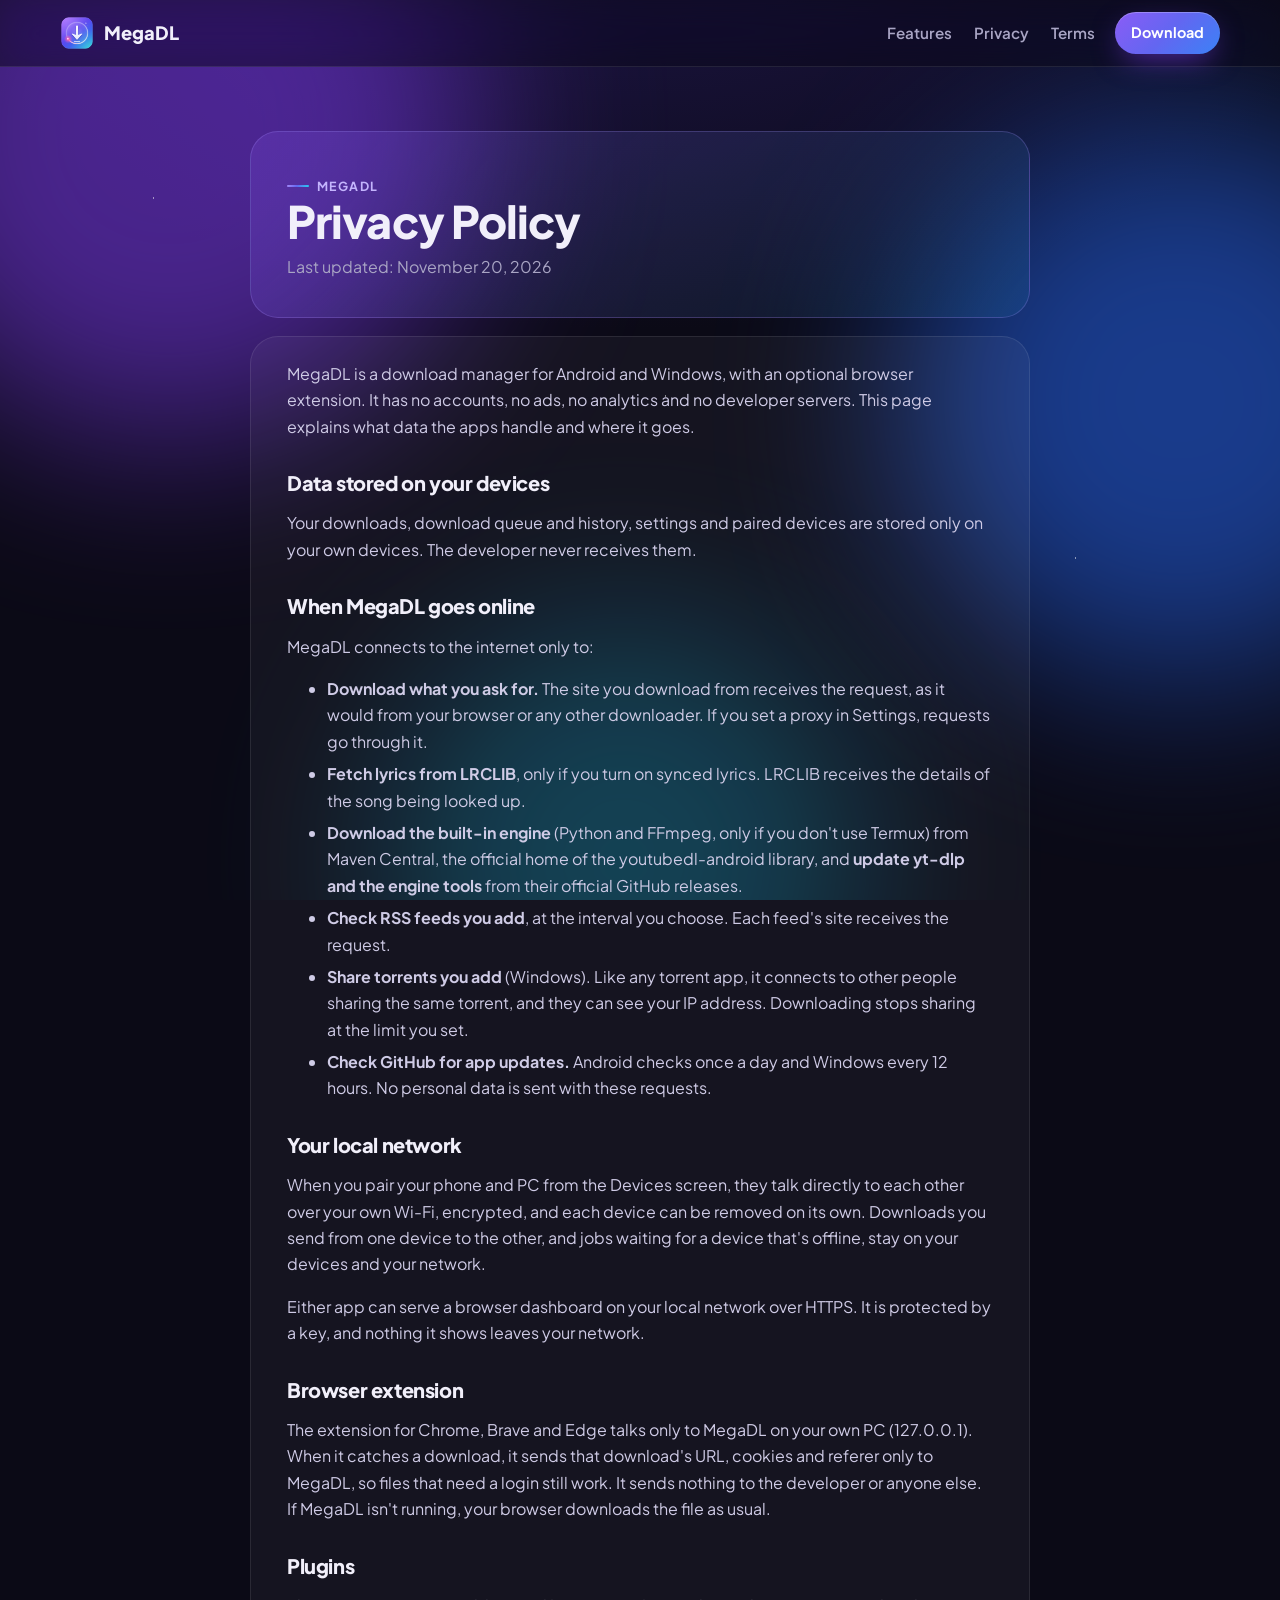
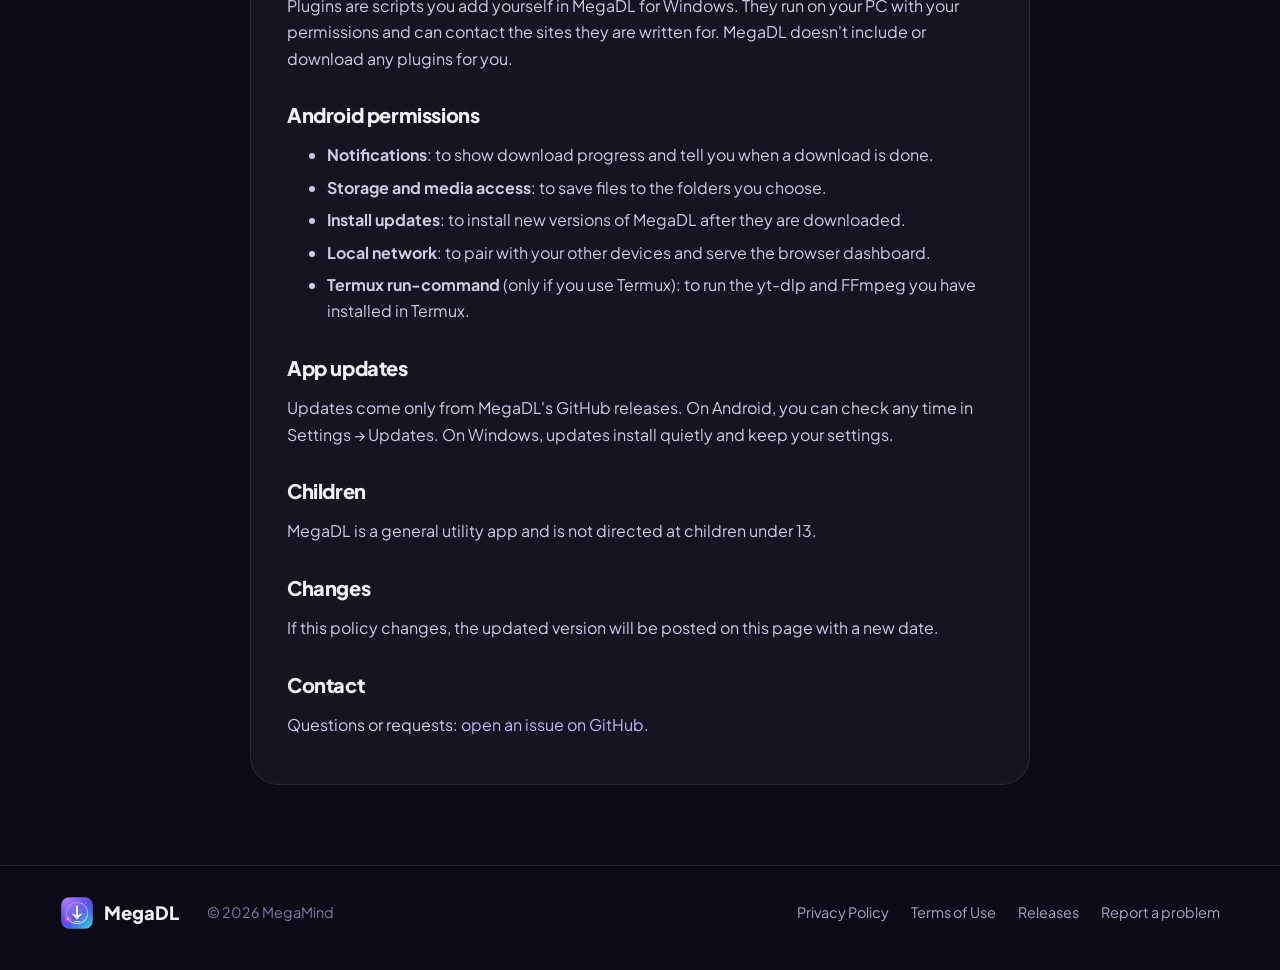
<file: privacy.html>
<!doctype html>
<html lang="en">
<head>
<meta charset="utf-8">
<meta name="viewport" content="width=device-width, initial-scale=1">
<title>MegaDL Privacy Policy</title>
<meta name="description" content="How MegaDL handles your data: no accounts, analytics or developer servers. Everything stays on your devices and your own network.">
<link rel="canonical" href="https://megamind2999.github.io/MegaDLAPK/privacy.html">
<link rel="icon" href="icon.png">
<meta name="theme-color" content="#0b0a16">
<link rel="preconnect" href="https://fonts.googleapis.com">
<link rel="preconnect" href="https://fonts.gstatic.com" crossorigin>
<link href="https://fonts.googleapis.com/css2?family=Plus+Jakarta+Sans:wght@400;500;600;700;800&display=swap" rel="stylesheet">
<link rel="stylesheet" href="style.css">
</head>
<body>
<div class="aurora" aria-hidden="true"><span></span><span></span><span></span></div>
<div class="stars" aria-hidden="true"></div>
<header class="topbar">
  <div class="wrap">
    <a class="brand" href="./"><img src="icon.png" alt="" width="34" height="34">MegaDL</a>
    <nav class="links"><a href="./#features">Features</a><a href="privacy.html">Privacy</a><a href="terms.html">Terms</a></nav>
    <a class="btn" href="./#download">Download</a>
  </div>
</header>
<main class="wrap">
<div class="doc">
<header>
  <span class="eyebrow">MegaDL</span>
  <h1>Privacy Policy</h1>
  <p>Last updated: November 20, 2026</p>
</header>
<article>
<p>MegaDL is a download manager for Android and Windows, with an optional browser extension. It has no accounts, no ads, no analytics and no developer servers. This page explains what data the apps handle and where it goes.</p>

<h2>Data stored on your devices</h2>
<p>Your downloads, download queue and history, settings and paired devices are stored only on your own devices. The developer never receives them.</p>

<h2>When MegaDL goes online</h2>
<p>MegaDL connects to the internet only to:</p>
<ul>
  <li><b>Download what you ask for.</b> The site you download from receives the request, as it would from your browser or any other downloader. If you set a proxy in Settings, requests go through it.</li>
  <li><b>Fetch lyrics from LRCLIB</b>, only if you turn on synced lyrics. LRCLIB receives the details of the song being looked up.</li>
  <li><b>Download the built-in engine</b> (Python and FFmpeg, only if you don't use Termux) from Maven Central, the official home of the youtubedl-android library, and <b>update yt-dlp and the engine tools</b> from their official GitHub releases.</li>
  <li><b>Check RSS feeds you add</b>, at the interval you choose. Each feed's site receives the request.</li>
  <li><b>Share torrents you add</b> (Windows). Like any torrent app, it connects to other people sharing the same torrent, and they can see your IP address. Downloading stops sharing at the limit you set.</li>
  <li><b>Check GitHub for app updates.</b> Android checks once a day and Windows every 12 hours. No personal data is sent with these requests.</li>
</ul>

<h2>Your local network</h2>
<p>When you pair your phone and PC from the Devices screen, they talk directly to each other over your own Wi-Fi, encrypted, and each device can be removed on its own. Downloads you send from one device to the other, and jobs waiting for a device that's offline, stay on your devices and your network.</p>
<p>Either app can serve a browser dashboard on your local network over HTTPS. It is protected by a key, and nothing it shows leaves your network.</p>

<h2>Browser extension</h2>
<p>The extension for Chrome, Brave and Edge talks only to MegaDL on your own PC (127.0.0.1). When it catches a download, it sends that download's URL, cookies and referer only to MegaDL, so files that need a login still work. It sends nothing to the developer or anyone else. If MegaDL isn't running, your browser downloads the file as usual.</p>

<h2>Plugins</h2>
<p>Plugins are scripts you add yourself in MegaDL for Windows. They run on your PC with your permissions and can contact the sites they are written for. MegaDL doesn't include or download any plugins for you.</p>

<h2>Android permissions</h2>
<ul>
  <li><b>Notifications</b>: to show download progress and tell you when a download is done.</li>
  <li><b>Storage and media access</b>: to save files to the folders you choose.</li>
  <li><b>Install updates</b>: to install new versions of MegaDL after they are downloaded.</li>
  <li><b>Local network</b>: to pair with your other devices and serve the browser dashboard.</li>
  <li><b>Termux run-command</b> (only if you use Termux): to run the yt-dlp and FFmpeg you have installed in Termux.</li>
</ul>

<h2>App updates</h2>
<p>Updates come only from MegaDL's GitHub releases. On Android, you can check any time in Settings → Updates. On Windows, updates install quietly and keep your settings.</p>

<h2>Children</h2>
<p>MegaDL is a general utility app and is not directed at children under 13.</p>

<h2>Changes</h2>
<p>If this policy changes, the updated version will be posted on this page with a new date.</p>

<h2>Contact</h2>
<p>Questions or requests: <a href="https://github.com/MegaMind2999/MegaDLAPK/issues">open an issue on GitHub</a>.</p>
</article>
</div>
</main>
<footer>
  <div class="wrap">
    <a class="brand" href="./"><img src="icon.png" alt="" width="28" height="28">MegaDL</a>
    <span>© <span class="year">2026</span> MegaMind</span><script>document.querySelectorAll('.year').forEach(function (e) { e.textContent = new Date().getFullYear(); });</script>
    <nav>
      <a href="privacy.html">Privacy Policy</a>
      <a href="terms.html">Terms of Use</a>
      <a href="https://github.com/MegaMind2999/MegaDLAPK/releases">Releases</a>
      <a href="https://github.com/MegaMind2999/MegaDLAPK/issues">Report a problem</a>
    </nav>
  </div>
</footer>
</body>
</html>
</file>
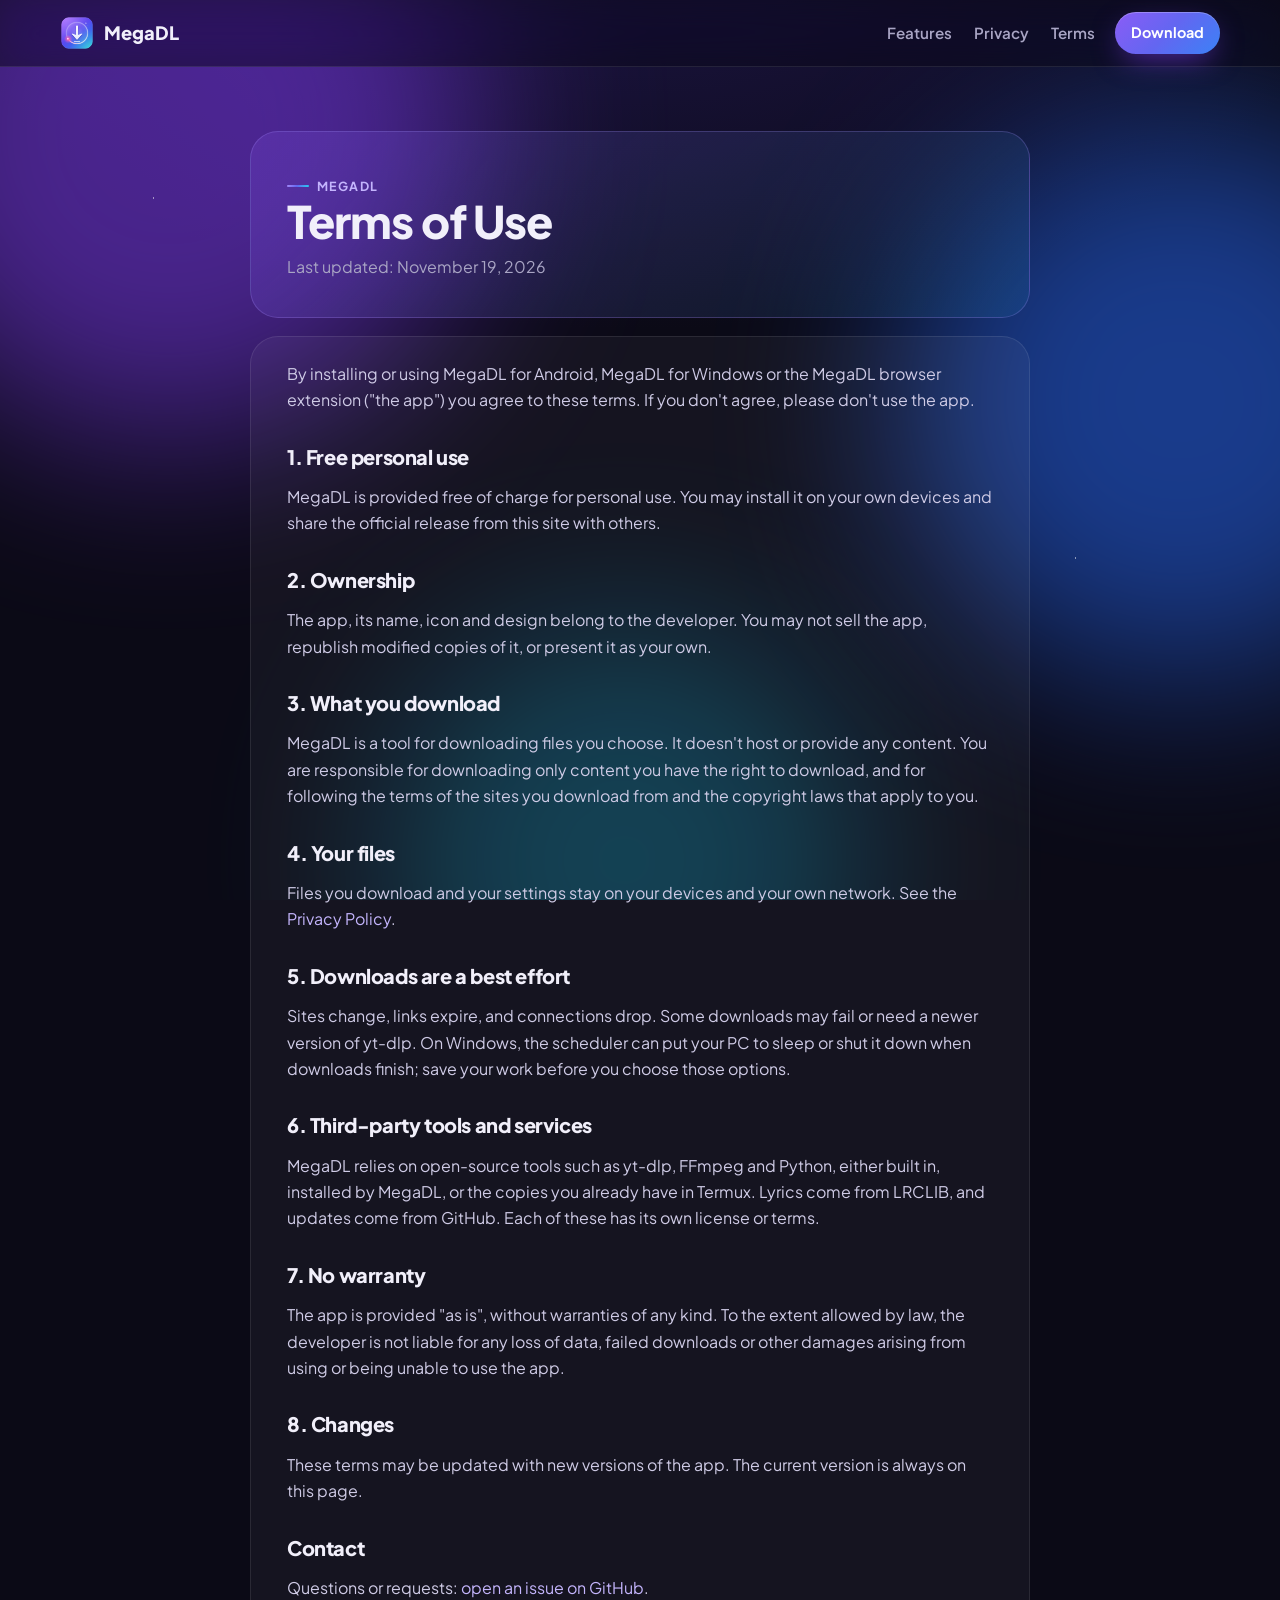
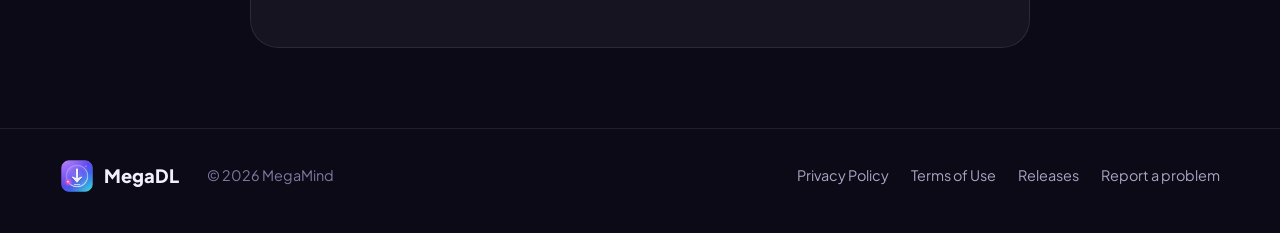
<file: terms.html>
<!doctype html>
<html lang="en">
<head>
<meta charset="utf-8">
<meta name="viewport" content="width=device-width, initial-scale=1">
<title>MegaDL Terms of Use</title>
<meta name="description" content="Terms for using the free MegaDL apps for Android and Windows and the MegaDL browser extension.">
<link rel="canonical" href="https://megamind2999.github.io/MegaDLAPK/terms.html">
<link rel="icon" href="icon.png">
<meta name="theme-color" content="#0b0a16">
<link rel="preconnect" href="https://fonts.googleapis.com">
<link rel="preconnect" href="https://fonts.gstatic.com" crossorigin>
<link href="https://fonts.googleapis.com/css2?family=Plus+Jakarta+Sans:wght@400;500;600;700;800&display=swap" rel="stylesheet">
<link rel="stylesheet" href="style.css">
</head>
<body>
<div class="aurora" aria-hidden="true"><span></span><span></span><span></span></div>
<div class="stars" aria-hidden="true"></div>
<header class="topbar">
  <div class="wrap">
    <a class="brand" href="./"><img src="icon.png" alt="" width="34" height="34">MegaDL</a>
    <nav class="links"><a href="./#features">Features</a><a href="privacy.html">Privacy</a><a href="terms.html">Terms</a></nav>
    <a class="btn" href="./#download">Download</a>
  </div>
</header>
<main class="wrap">
<div class="doc">
<header>
  <span class="eyebrow">MegaDL</span>
  <h1>Terms of Use</h1>
  <p>Last updated: November 19, 2026</p>
</header>
<article>
<p>By installing or using MegaDL for Android, MegaDL for Windows or the MegaDL browser extension ("the app") you agree to these terms. If you don't agree, please don't use the app.</p>

<h2>1. Free personal use</h2>
<p>MegaDL is provided free of charge for personal use. You may install it on your own devices and share the official release from this site with others.</p>

<h2>2. Ownership</h2>
<p>The app, its name, icon and design belong to the developer. You may not sell the app, republish modified copies of it, or present it as your own.</p>

<h2>3. What you download</h2>
<p>MegaDL is a tool for downloading files you choose. It doesn't host or provide any content. You are responsible for downloading only content you have the right to download, and for following the terms of the sites you download from and the copyright laws that apply to you.</p>

<h2>4. Your files</h2>
<p>Files you download and your settings stay on your devices and your own network. See the <a href="privacy.html">Privacy Policy</a>.</p>

<h2>5. Downloads are a best effort</h2>
<p>Sites change, links expire, and connections drop. Some downloads may fail or need a newer version of yt-dlp. On Windows, the scheduler can put your PC to sleep or shut it down when downloads finish; save your work before you choose those options.</p>

<h2>6. Third-party tools and services</h2>
<p>MegaDL relies on open-source tools such as yt-dlp, FFmpeg and Python, either built in, installed by MegaDL, or the copies you already have in Termux. Lyrics come from LRCLIB, and updates come from GitHub. Each of these has its own license or terms.</p>

<h2>7. No warranty</h2>
<p>The app is provided "as is", without warranties of any kind. To the extent allowed by law, the developer is not liable for any loss of data, failed downloads or other damages arising from using or being unable to use the app.</p>

<h2>8. Changes</h2>
<p>These terms may be updated with new versions of the app. The current version is always on this page.</p>

<h2>Contact</h2>
<p>Questions or requests: <a href="https://github.com/MegaMind2999/MegaDLAPK/issues">open an issue on GitHub</a>.</p>
</article>
</div>
</main>
<footer>
  <div class="wrap">
    <a class="brand" href="./"><img src="icon.png" alt="" width="28" height="28">MegaDL</a>
    <span>© <span class="year">2026</span> MegaMind</span><script>document.querySelectorAll('.year').forEach(function (e) { e.textContent = new Date().getFullYear(); });</script>
    <nav>
      <a href="privacy.html">Privacy Policy</a>
      <a href="terms.html">Terms of Use</a>
      <a href="https://github.com/MegaMind2999/MegaDLAPK/releases">Releases</a>
      <a href="https://github.com/MegaMind2999/MegaDLAPK/issues">Report a problem</a>
    </nav>
  </div>
</footer>
</body>
</html>
</file>
<file: style.css>
/* MegaDL site: dark aurora theme matching the app icon (violet → indigo → ocean). */
:root {
  --bg: #0b0a16;
  --bg-2: #120f24;
  --fg: #f1effa;
  --muted: #a9a5c4;
  --soft: #7d79a0;
  --line: rgba(255, 255, 255, .09);
  --glass: rgba(255, 255, 255, .045);
  --glass-2: rgba(255, 255, 255, .08);
  --violet: #8b5cf6;
  --indigo: #6366f1;
  --blue: #3b82f6;
  --cyan: #22d3ee;
  --pink: #f472b6;
  --amber: #fbbf24;
  --green: #34d399;
  --grad: linear-gradient(135deg, #a78bfa 0%, #6366f1 45%, #22d3ee 100%);
  --grad-btn: linear-gradient(135deg, #8b5cf6 0%, #6366f1 50%, #3b82f6 100%);
  --radius: 22px;
  --font: "Plus Jakarta Sans", system-ui, -apple-system, "Segoe UI", Roboto, sans-serif;
}

* { box-sizing: border-box; }
/* The same text size everywhere: no browser text boosting or bigger default font breaking the layout. */
html { scroll-behavior: smooth; font-size: 16px; -webkit-text-size-adjust: 100%; text-size-adjust: 100%; }
body {
  margin: 0;
  background: var(--bg);
  color: var(--fg);
  font: 16px/1.65 var(--font);
  -webkit-font-smoothing: antialiased;
  overflow-x: hidden;
}
a { color: #c4b5fd; text-decoration: none; }
a:hover { color: #fff; }
img { max-width: 100%; }

/* ── Aurora backdrop ── */
.aurora { position: fixed; inset: 0; z-index: -1; overflow: hidden; background:
  radial-gradient(1200px 700px at 50% -10%, #1d1546 0%, transparent 60%), var(--bg); }
.aurora span { position: absolute; border-radius: 50%; filter: blur(90px); opacity: .55; animation: drift 22s ease-in-out infinite alternate; }
.aurora span:nth-child(1) { width: 620px; height: 620px; background: #7c3aed; top: -180px; left: -140px; }
.aurora span:nth-child(2) { width: 560px; height: 560px; background: #2563eb; top: 120px; right: -180px; animation-duration: 26s; animation-delay: -6s; }
.aurora span:nth-child(3) { width: 480px; height: 480px; background: #0891b2; bottom: -200px; left: 30%; opacity: .35; animation-duration: 30s; animation-delay: -12s; }
.stars { position: fixed; inset: 0; z-index: -1; pointer-events: none; opacity: .5;
  background-image:
    radial-gradient(1.5px 1.5px at 12% 22%, #fff 50%, transparent 51%),
    radial-gradient(1px 1px at 68% 14%, #fff 50%, transparent 51%),
    radial-gradient(1.2px 1.2px at 84% 62%, #fff 50%, transparent 51%),
    radial-gradient(1px 1px at 32% 78%, #fff 50%, transparent 51%),
    radial-gradient(1.4px 1.4px at 52% 44%, #fff 50%, transparent 51%),
    radial-gradient(1px 1px at 92% 30%, #fff 50%, transparent 51%),
    radial-gradient(1px 1px at 6% 66%, #fff 50%, transparent 51%);
}
@keyframes drift { to { transform: translate(80px, 60px) scale(1.15); } }

/* ── Layout ── */
.wrap { width: min(1160px, 100% - 32px); margin-inline: auto; }
section { padding: 96px 0 0; }
.eyebrow { display: inline-flex; align-items: center; gap: 8px; font-size: .78rem; font-weight: 700; letter-spacing: .12em;
  text-transform: uppercase; color: #c4b5fd; }
.eyebrow::before { content: ""; width: 22px; height: 2px; border-radius: 2px; background: var(--grad); }
h1, h2, h3 { line-height: 1.12; letter-spacing: -.02em; margin: 0; }
h2 { font-size: clamp(1.9rem, 4vw, 2.8rem); font-weight: 800; margin-top: 12px; }
.lead { color: var(--muted); font-size: 1.12rem; max-width: 640px; }
.grad-text { background: var(--grad); -webkit-background-clip: text; background-clip: text; color: transparent; }
.center { text-align: center; }
.center .lead { margin-inline: auto; }

/* ── Top bar ── */
.topbar { position: sticky; top: 0; z-index: 10; backdrop-filter: blur(16px) saturate(140%); -webkit-backdrop-filter: blur(16px) saturate(140%);
  background: rgba(11, 10, 22, .55); border-bottom: 1px solid var(--line); }
.topbar .wrap { display: flex; align-items: center; gap: 20px; height: 66px; }
.brand { display: flex; align-items: center; gap: 10px; font-weight: 800; font-size: 1.15rem; color: var(--fg); }
.brand img { width: 34px; height: 34px; border-radius: 10px; }
.links { display: flex; gap: 22px; margin-left: auto; font-weight: 600; font-size: .95rem; }
.links a { color: var(--muted); }
.links a:hover { color: var(--fg); }
.topbar .btn { padding: 9px 16px; font-size: .9rem; }
@media (max-width: 760px) { .links { display: none; } .topbar .btn { margin-left: auto; } }

/* ── Buttons ── */
.btn { display: inline-flex; align-items: center; gap: 10px; padding: 14px 24px; border-radius: 999px; font-weight: 700;
  color: #fff; background: var(--grad-btn); box-shadow: 0 10px 30px -8px rgba(124, 58, 237, .7), inset 0 1px 0 rgba(255,255,255,.25);
  transition: transform .2s ease, box-shadow .2s ease; }
.btn:hover { color: #fff; transform: translateY(-2px); box-shadow: 0 16px 40px -8px rgba(124, 58, 237, .85), inset 0 1px 0 rgba(255,255,255,.25); }
.btn svg { width: 20px; height: 20px; }
.btn.ghost { background: var(--glass); border: 1px solid var(--line); box-shadow: none; color: var(--fg); }
.btn.ghost:hover { background: var(--glass-2); }

/* ── Hero ── */
.hero { padding: 72px 0 40px; display: grid; grid-template-columns: 1.05fr .95fr; gap: 48px; align-items: center; }
.hero h1 { font-size: clamp(2.6rem, 6vw, 4.4rem); font-weight: 800; margin: 18px 0 18px; }
.hero .lead { font-size: 1.2rem; }
.hero .actions { display: flex; gap: 14px; flex-wrap: wrap; margin-top: 30px; }
.pills { display: flex; flex-wrap: wrap; gap: 10px; margin-top: 26px; }
.pill { font-size: .85rem; font-weight: 600; color: var(--muted); padding: 7px 13px; border-radius: 999px; background: var(--glass); border: 1px solid var(--line); }
.pill b { color: var(--fg); }
@media (max-width: 920px) { .hero { grid-template-columns: 1fr; text-align: center; } .hero .lead { margin-inline: auto; } .hero .actions, .pills { justify-content: center; } }

/* ── Phone mockup (pure HTML/CSS, sample data) ── */
.stage { position: relative; display: grid; place-items: center; min-height: 600px; }
.glow { position: absolute; width: 420px; height: 420px; border-radius: 50%; background: var(--grad); filter: blur(80px); opacity: .45; }
.phone { position: relative; width: 300px; height: 610px; border-radius: 46px; padding: 12px; background: linear-gradient(160deg, #2a2545, #0f0d1d);
  box-shadow: 0 50px 100px -30px rgba(0,0,0,.8), 0 0 0 1px rgba(255,255,255,.12), inset 0 0 0 2px rgba(255,255,255,.04);
  transform: rotate(-4deg); animation: float 7s ease-in-out infinite; }
.screen { position: relative; height: 100%; border-radius: 36px; overflow: hidden; padding: 38px 16px 16px;
  background: radial-gradient(140% 80% at 0% 0%, #3b2a7a 0%, transparent 60%), radial-gradient(120% 80% at 100% 100%, #0e4a6b 0%, transparent 60%), #120f24; }
.notch { position: absolute; top: 12px; left: 50%; transform: translateX(-50%); width: 84px; height: 22px; border-radius: 20px; background: #05040b; }
.app-date { font-size: .62rem; letter-spacing: .1em; font-weight: 700; color: #b9b3dc; text-transform: uppercase; }
.app-hello { font-size: 1.15rem; font-weight: 800; margin: 2px 0 12px; }
.hero-card { border-radius: 20px; padding: 14px; display: flex; gap: 14px; align-items: center; background: var(--grad-btn);
  box-shadow: 0 14px 30px -12px rgba(99, 102, 241, .9); }
.ring { --p: 60; width: 64px; height: 64px; border-radius: 50%; flex: none; display: grid; place-items: center;
  background: conic-gradient(#fff calc(var(--p) * 1%), rgba(255,255,255,.22) 0); }
.ring::after { content: "60%"; width: 50px; height: 50px; border-radius: 50%; display: grid; place-items: center; font-weight: 800; font-size: .82rem; background: #6d5bf0; }
.hero-card small { display: block; font-size: .6rem; letter-spacing: .1em; text-transform: uppercase; opacity: .85; font-weight: 700; }
.hero-card strong { font-size: 1rem; }
.hero-card .streak { display: inline-block; margin-top: 4px; font-size: .62rem; font-weight: 700; padding: 2px 8px; border-radius: 99px; background: rgba(255,255,255,.2); }
.bars { display: flex; gap: 6px; align-items: flex-end; height: 34px; margin-top: 8px; }
.bars i { width: 8px; border-radius: 4px; background: rgba(255,255,255,.35); }
.bars i.on { background: #fff; }
.quick { margin: 12px 0; border-radius: 14px; padding: 10px 12px; font-size: .72rem; color: #a9a5c4; background: rgba(255,255,255,.07); border: 1px solid rgba(255,255,255,.08); display: flex; justify-content: space-between; }
.quick b { color: #fff; font-weight: 600; }
.section-label { font-size: .7rem; font-weight: 800; margin: 12px 2px 6px; color: #d9d4ff; }
.task { display: flex; gap: 10px; align-items: flex-start; padding: 11px 12px; border-radius: 14px; margin-bottom: 8px; background: rgba(255,255,255,.07); border: 1px solid rgba(255,255,255,.07); }
.check { width: 18px; height: 18px; border-radius: 50%; flex: none; border: 2px solid #8b84b8; margin-top: 1px; }
.check.done { border: 0; background: var(--grad-btn); position: relative; }
.check.done::after { content: ""; position: absolute; left: 6px; top: 3px; width: 5px; height: 9px; border: solid #fff; border-width: 0 2px 2px 0; transform: rotate(45deg); }
.task p { margin: 0; font-size: .78rem; font-weight: 700; }
.task.done p { text-decoration: line-through; color: #8b84b8; }
.chips { display: flex; gap: 5px; margin-top: 5px; flex-wrap: wrap; }
.chip { font-size: .58rem; font-weight: 700; padding: 2px 7px; border-radius: 99px; background: rgba(139, 92, 246, .25); color: #d8ccff; }
.chip.a { background: rgba(251, 191, 36, .2); color: #fde68a; }
.chip.l { background: rgba(34, 211, 238, .18); color: #a5f3fc; }
.chip.r { background: rgba(244, 114, 182, .2); color: #fbcfe8; }
.fab { position: absolute; right: 16px; bottom: 18px; width: 48px; height: 48px; border-radius: 16px; background: var(--grad-btn);
  display: grid; place-items: center; font-size: 1.6rem; font-weight: 400; box-shadow: 0 10px 24px -6px rgba(99,102,241,.9); }

.float-card { position: absolute; display: flex; gap: 10px; align-items: center; padding: 11px 14px; border-radius: 16px; font-size: .8rem;
  background: rgba(24, 20, 46, .72); border: 1px solid rgba(255,255,255,.12); backdrop-filter: blur(14px); -webkit-backdrop-filter: blur(14px);
  box-shadow: 0 18px 40px -16px rgba(0,0,0,.8); animation: float 6s ease-in-out infinite; white-space: nowrap; text-align: left; }
.float-card b { display: block; font-size: .82rem; }
.float-card span { color: var(--muted); font-size: .72rem; }
.float-card .ico { width: 34px; height: 34px; border-radius: 11px; display: grid; place-items: center; flex: none; }
.float-card .ico svg { width: 18px; height: 18px; }
.fc-1 { top: -6px; right: 8px; animation-delay: -1s; }
.fc-2 { top: 300px; right: -20px; animation-delay: -3s; }
.fc-3 { bottom: 60px; left: 0; animation-delay: -5s; }
@keyframes float { 0%, 100% { translate: 0 0; } 50% { translate: 0 -12px; } }
@media (max-width: 520px) { .fc-1 { right: -4px; top: -10px; } .fc-2 { right: -4px; } .fc-3 { left: 4px; } .float-card { font-size: .72rem; } }

/* ── Feature grid ── */
.features { display: grid; grid-template-columns: repeat(3, 1fr); gap: 18px; margin-top: 44px; }
.feature { position: relative; padding: 26px; border-radius: var(--radius); background: var(--glass); border: 1px solid var(--line); overflow: hidden;
  transition: transform .25s ease, border-color .25s ease, background .25s ease; }
.feature::before { content: ""; position: absolute; inset: 0; border-radius: inherit; padding: 1px; background: var(--grad); opacity: 0;
  -webkit-mask: linear-gradient(#000 0 0) content-box, linear-gradient(#000 0 0); -webkit-mask-composite: xor; mask-composite: exclude; transition: opacity .25s ease; }
.feature:hover { transform: translateY(-4px); background: var(--glass-2); }
.feature:hover::before { opacity: 1; }
.feature .ico { width: 48px; height: 48px; border-radius: 15px; display: grid; place-items: center; margin-bottom: 16px; }
.feature .ico svg { width: 24px; height: 24px; }
.feature h3 { font-size: 1.12rem; font-weight: 800; margin-bottom: 6px; }
.feature p { margin: 0; color: var(--muted); font-size: .95rem; }
.feature.big { grid-column: span 2; display: grid; grid-template-columns: 1fr 1.1fr; gap: 28px; align-items: center; }
@media (max-width: 960px) { .features { grid-template-columns: 1fr 1fr; } }
@media (max-width: 640px) { .features { grid-template-columns: 1fr; } .feature.big { grid-column: auto; grid-template-columns: 1fr; } }

.i-violet { background: rgba(139, 92, 246, .18); color: #c4b5fd; }
.i-blue { background: rgba(59, 130, 246, .18); color: #93c5fd; }
.i-cyan { background: rgba(34, 211, 238, .16); color: #67e8f9; }
.i-pink { background: rgba(244, 114, 182, .17); color: #f9a8d4; }
.i-amber { background: rgba(251, 191, 36, .16); color: #fcd34d; }
.i-green { background: rgba(52, 211, 153, .16); color: #6ee7b7; }

/* alert-level scale inside the big card */
.levels { display: grid; grid-template-columns: repeat(4, 1fr); gap: 10px; }
.level { text-align: center; padding: 18px 8px 16px; border-radius: 18px; background: rgba(255,255,255,.05); border: 1px solid var(--line); font-size: .9rem; font-weight: 800; }
.level .meter { height: 70px; display: flex; align-items: flex-end; justify-content: center; margin-bottom: 12px; }
.level .meter i { width: 22px; border-radius: 7px; background: var(--grad); box-shadow: 0 8px 20px -6px rgba(99,102,241,.8); }
.level.hot { background: linear-gradient(180deg, rgba(139,92,246,.22), rgba(255,255,255,.04)); border-color: rgba(167,139,250,.35); }
.level span { display: block; color: var(--soft); font-weight: 600; font-size: .72rem; margin-top: 2px; }
.tags { display: flex; flex-wrap: wrap; gap: 8px; margin-top: 18px; }
.tags span { font-size: .78rem; font-weight: 700; padding: 6px 11px; border-radius: 99px; background: rgba(251,191,36,.12); color: #fde68a; border: 1px solid rgba(251,191,36,.18); }

/* ── Sync steps ── */
.steps { display: grid; grid-template-columns: repeat(3, 1fr); gap: 18px; margin-top: 44px; counter-reset: s; }
.step { padding: 26px; border-radius: var(--radius); background: var(--glass); border: 1px solid var(--line); position: relative; }
.step::before { counter-increment: s; content: counter(s); display: grid; place-items: center; width: 38px; height: 38px; border-radius: 12px;
  background: var(--grad-btn); font-weight: 800; margin-bottom: 14px; }
.step h3 { font-size: 1.05rem; font-weight: 800; margin-bottom: 6px; }
.step p { margin: 0; color: var(--muted); font-size: .95rem; }
@media (max-width: 760px) { .steps { grid-template-columns: 1fr; } }

/* ── Privacy band ── */
.band { margin-top: 96px; padding: 48px; border-radius: 32px; display: grid; grid-template-columns: auto 1fr; gap: 32px; align-items: center;
  background: linear-gradient(135deg, rgba(139,92,246,.18), rgba(34,211,238,.10)); border: 1px solid rgba(167,139,250,.25); }
.band .shield { width: 88px; height: 88px; border-radius: 26px; display: grid; place-items: center; background: var(--grad-btn); box-shadow: 0 20px 40px -14px rgba(99,102,241,.9); }
.band .shield svg { width: 44px; height: 44px; color: #fff; }
.band h2 { margin: 0 0 8px; font-size: clamp(1.5rem, 3vw, 2rem); }
.band p { margin: 0; color: var(--muted); }
.band ul { display: flex; flex-wrap: wrap; gap: 10px; list-style: none; padding: 0; margin: 16px 0 0; }
.band li { font-size: .85rem; font-weight: 700; padding: 6px 12px; border-radius: 99px; background: rgba(255,255,255,.08); }
@media (max-width: 700px) { .band { grid-template-columns: 1fr; text-align: center; padding: 32px 22px; } .band .shield { margin: 0 auto; } .band ul { justify-content: center; } }

/* ── Screenshots (hidden until images exist) ── */
.shots { display: flex; gap: 18px; margin-top: 40px; overflow-x: auto; scroll-snap-type: x mandatory; padding: 6px 2px 18px;
  scrollbar-width: thin; scrollbar-color: rgba(167,139,250,.4) transparent; }
.shots figure { margin: 0; flex: 0 0 calc((100% - 5 * 18px) / 6); min-width: 168px; scroll-snap-align: start; }
.shots img { width: 100%; border-radius: 22px; border: 1px solid var(--line); display: block; box-shadow: 0 30px 60px -30px rgba(0,0,0,.9);
  transition: transform .25s ease; }
.shots figure:hover img { transform: translateY(-6px); }
.shots figcaption { text-align: center; color: var(--muted); font-size: .9rem; margin-top: 10px; font-weight: 600; }

/* ── FAQ ── */
.faq { max-width: 780px; margin: 40px auto 0; display: grid; gap: 12px; }
.faq details { border-radius: 18px; background: var(--glass); border: 1px solid var(--line); padding: 4px 22px; }
.faq summary { cursor: pointer; list-style: none; font-weight: 700; padding: 16px 0; display: flex; justify-content: space-between; gap: 16px; }
.faq summary::-webkit-details-marker { display: none; }
.faq summary::after { content: "+"; font-size: 1.4rem; line-height: 1; color: #c4b5fd; transition: transform .2s ease; }
.faq details[open] summary::after { transform: rotate(45deg); }
.faq details p { margin: 0 0 18px; color: var(--muted); }

/* ── Download CTA ── */
.cta { margin-top: 96px; padding: 64px 32px; border-radius: 36px; text-align: center; position: relative; overflow: hidden;
  background: radial-gradient(80% 120% at 50% 0%, rgba(139,92,246,.45), transparent 70%), linear-gradient(180deg, #19143a, #0f0d22);
  border: 1px solid rgba(167,139,250,.3); }
.cta img { width: 88px; height: 88px; border-radius: 24px; box-shadow: 0 20px 50px -12px rgba(124,58,237,.9); }
.cta h2 { margin: 20px 0 10px; }
.cta .actions { display: flex; gap: 14px; justify-content: center; flex-wrap: wrap; margin-top: 28px; }
.install { display: grid; grid-template-columns: repeat(3, 1fr); gap: 14px; max-width: 820px; margin: 36px auto 0; text-align: left; }
.install div { padding: 16px 18px; border-radius: 16px; background: rgba(255,255,255,.05); border: 1px solid var(--line); font-size: .92rem; color: var(--muted); }
.install b { display: block; color: var(--fg); margin-bottom: 2px; }
@media (max-width: 700px) { .install { grid-template-columns: 1fr; } }

/* ── Footer ── */
footer { margin-top: 80px; padding: 30px 0 40px; border-top: 1px solid var(--line); color: var(--soft); font-size: .9rem; }
footer .wrap { display: flex; flex-wrap: wrap; gap: 14px 28px; align-items: center; }
footer nav { display: flex; gap: 22px; margin-left: auto; flex-wrap: wrap; }
footer a { color: var(--muted); }

/* ── Reveal on scroll ── */
.js .reveal { opacity: 0; transform: translateY(24px); transition: opacity .7s ease, transform .7s ease; }
.js .reveal.in { opacity: 1; transform: none; }

/* ── Legal pages ── */
.doc { max-width: 780px; margin: 0 auto; padding: 64px 0 0; }
.doc header { padding: 36px; border-radius: 28px; background: linear-gradient(135deg, rgba(139,92,246,.2), rgba(34,211,238,.08)); border: 1px solid rgba(167,139,250,.25); }
.doc h1 { font-size: clamp(2rem, 5vw, 2.8rem); font-weight: 800; }
.doc header p { margin: 8px 0 0; color: var(--muted); }
.doc article { margin-top: 18px; padding: 8px 36px 30px; border-radius: 28px; background: var(--glass); border: 1px solid var(--line); }
.doc h2 { font-size: 1.25rem; margin: 32px 0 8px; }
.doc p, .doc li { color: #cfcbe6; }
.doc li { margin: 6px 0; }
@media (max-width: 600px) { .doc header, .doc article { padding-left: 20px; padding-right: 20px; } }

/* ── "More from MegaMind" (same block as on MegaShare's site) ── */
.promo { margin-top: 44px; display: grid; grid-template-columns: auto 1fr auto; gap: 26px; align-items: center; padding: 30px 34px; border-radius: 30px;
  background: linear-gradient(135deg, rgba(139,92,246,.16), rgba(59,130,246,.08)); border: 1px solid rgba(167,139,250,.25); position: relative; overflow: hidden; }
.promo::after { content: ""; position: absolute; width: 260px; height: 260px; right: -80px; top: -120px; border-radius: 50%; background: var(--grad); filter: blur(70px); opacity: .25; pointer-events: none; }
.promo img { width: 96px; height: 96px; border-radius: 26px; box-shadow: 0 20px 44px -14px rgba(124,58,237,.9); }
.promo h3 { font-size: 1.45rem; font-weight: 800; }
.promo p { margin: 6px 0 0; color: var(--muted); }
.promo .tags span { background: rgba(139,92,246,.14); color: #ddd6fe; border-color: rgba(167,139,250,.22); }
.promo .actions { display: flex; flex-direction: column; gap: 10px; position: relative; z-index: 1; }
@media (max-width: 820px) { .promo { grid-template-columns: 1fr; text-align: center; padding: 30px 22px; } .promo img { margin: 0 auto; } .promo .tags { justify-content: center; } .promo .actions { align-items: center; } }

/* ── Screenshot viewer (click a screenshot to see it big) ── */
.shots img { cursor: zoom-in; }
/* Windows app screenshots: one big image, then smaller ones in a grid. */
.desk-shot { margin: 40px auto 0; max-width: 980px; }
.desk-shot img { width: 100%; height: auto; display: block; border-radius: 14px; border: 1px solid var(--line); cursor: zoom-in;
  box-shadow: 0 40px 80px -36px rgba(0,0,0,.95), 0 0 0 1px rgba(255,255,255,.03); }
.desk-shot figcaption { text-align: center; color: var(--muted); font-size: .9rem; margin-top: 12px; font-weight: 600; }
.desk-grid { display: grid; grid-template-columns: repeat(3, 1fr); gap: 18px; max-width: 980px; margin: 22px auto 0; }
.desk-grid .desk-shot { margin: 0; }
.desk-grid .desk-shot img { border-radius: 10px; }
.desk-grid .desk-shot figcaption { font-size: .85rem; margin-top: 8px; }
@media (max-width: 720px) { .desk-grid { grid-template-columns: 1fr; } }
.lb { position: fixed; inset: 0; z-index: 100; display: grid; place-items: center; padding: 24px 72px;
  background: rgba(6, 5, 14, .88); backdrop-filter: blur(14px); -webkit-backdrop-filter: blur(14px);
  opacity: 0; transition: opacity .2s ease; }
.lb[hidden] { display: none; }
.lb:not(.open) { pointer-events: none; }
.lb.open { opacity: 1; }
.lb figure { margin: 0; display: flex; flex-direction: column; align-items: center; gap: 14px; max-height: 100%; }
.lb img { display: block; max-width: min(92vw, 520px); max-height: calc(100vh - 110px); width: auto; height: auto; border-radius: 26px;
  border: 1px solid rgba(255,255,255,.14); box-shadow: 0 40px 90px -30px rgba(0,0,0,.95), 0 0 0 6px rgba(255,255,255,.04);
  transform: scale(.96); transition: transform .25s ease; cursor: default; user-select: none; -webkit-user-drag: none; }
.lb.open img { transform: none; }
/* Landscape (Windows) screenshots open wider. */
.lb.wide img { max-width: min(94vw, 1200px); border-radius: 14px; }
.lb figcaption { color: var(--fg); font-weight: 700; text-align: center; }
.lb figcaption span { color: var(--soft); font-weight: 600; margin-left: 8px; }
.lb button { position: absolute; display: grid; place-items: center; width: 48px; height: 48px; border-radius: 50%; cursor: pointer;
  color: #fff; background: rgba(255,255,255,.1); border: 1px solid rgba(255,255,255,.16); transition: background .2s ease, transform .2s ease; }
.lb button:hover { background: rgba(255,255,255,.2); }
.lb button svg { width: 22px; height: 22px; fill: none; stroke: currentColor; stroke-width: 2.4; stroke-linecap: round; stroke-linejoin: round; }
.lb .lb-x { top: 18px; right: 18px; }
.lb .lb-prev { left: 18px; top: 50%; translate: 0 -50%; }
.lb .lb-next { right: 18px; top: 50%; translate: 0 -50%; }
@media (max-width: 640px) {
  .lb { padding: 64px 12px 24px; }
  .lb img { max-height: calc(100vh - 150px); border-radius: 20px; }
  .lb .lb-prev, .lb .lb-next { top: auto; bottom: 18px; translate: none; }
  .lb .lb-x { top: 12px; right: 12px; }
}
body.lb-lock { overflow: hidden; }

@media (prefers-reduced-motion: reduce) {
  *, *::before, *::after { animation: none !important; transition: none !important; }
  .js .reveal { opacity: 1; transform: none; }
  html { scroll-behavior: auto; }
}
</file>
